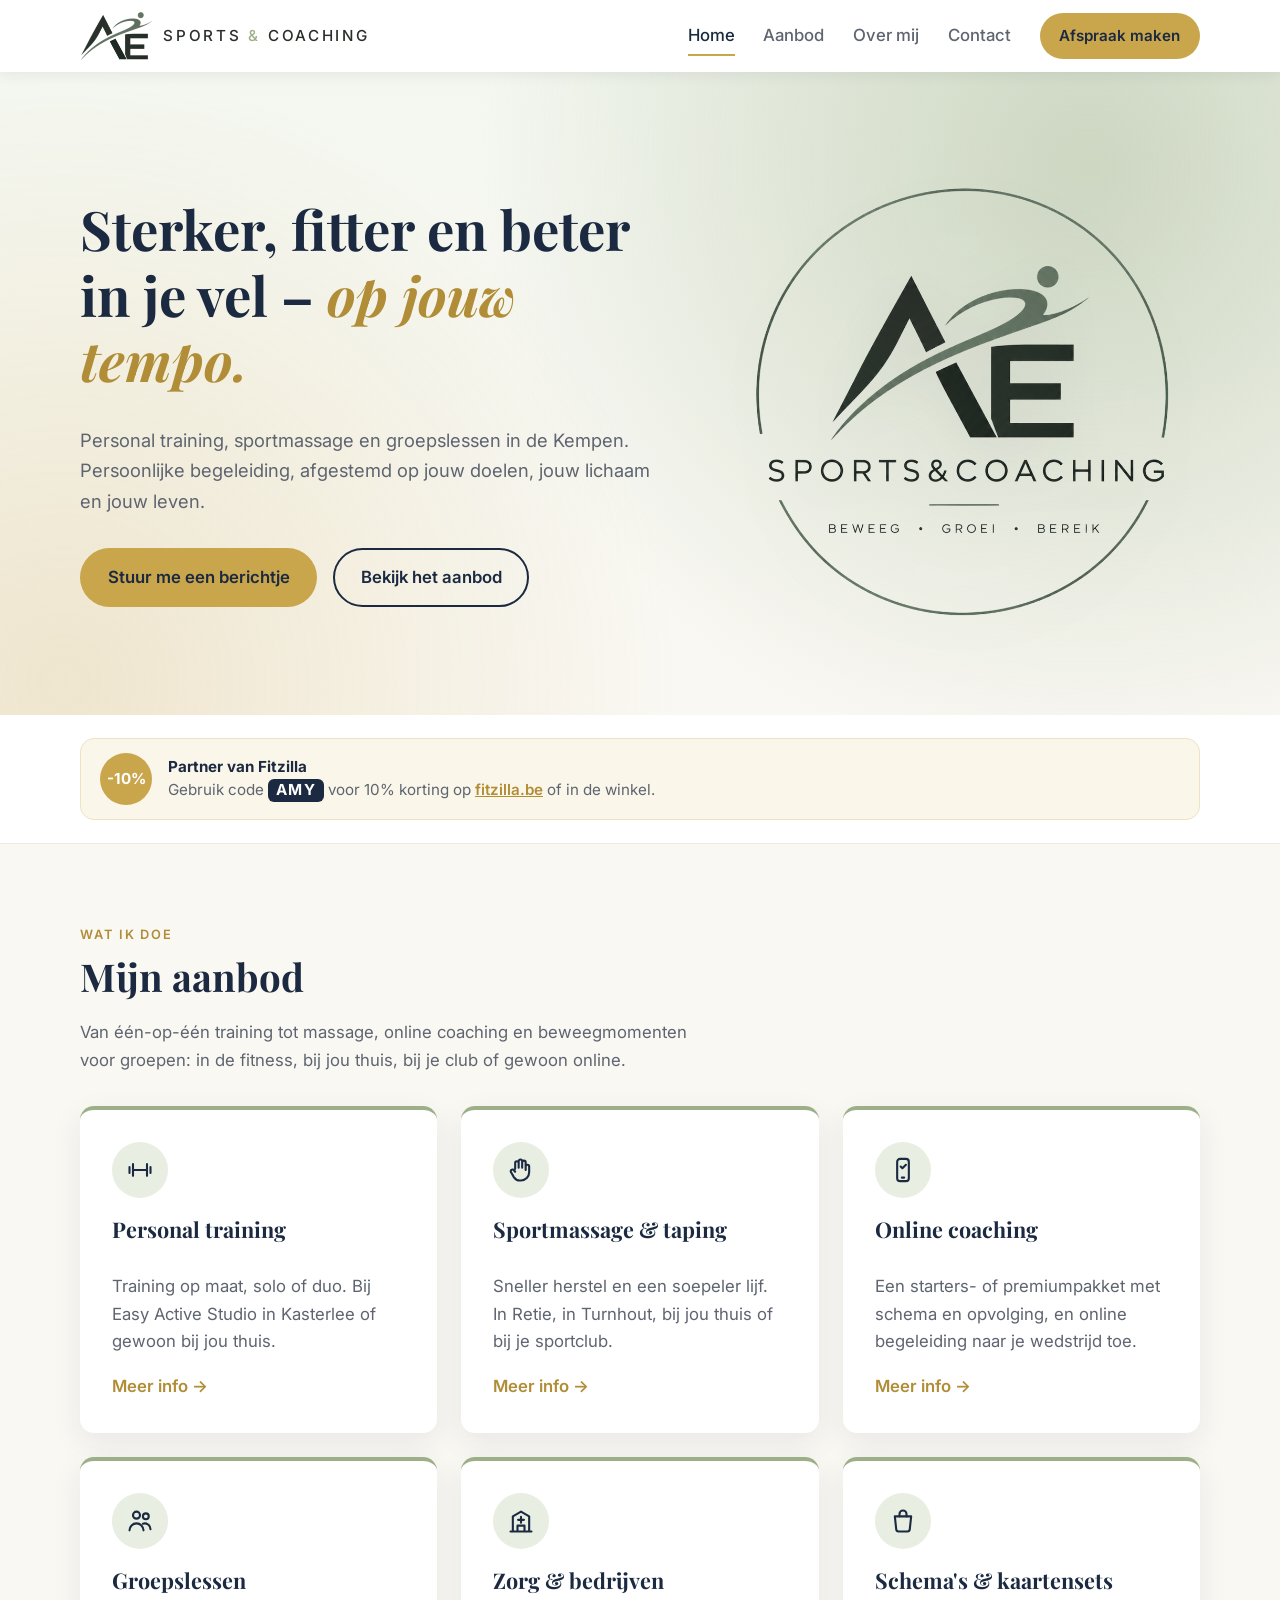
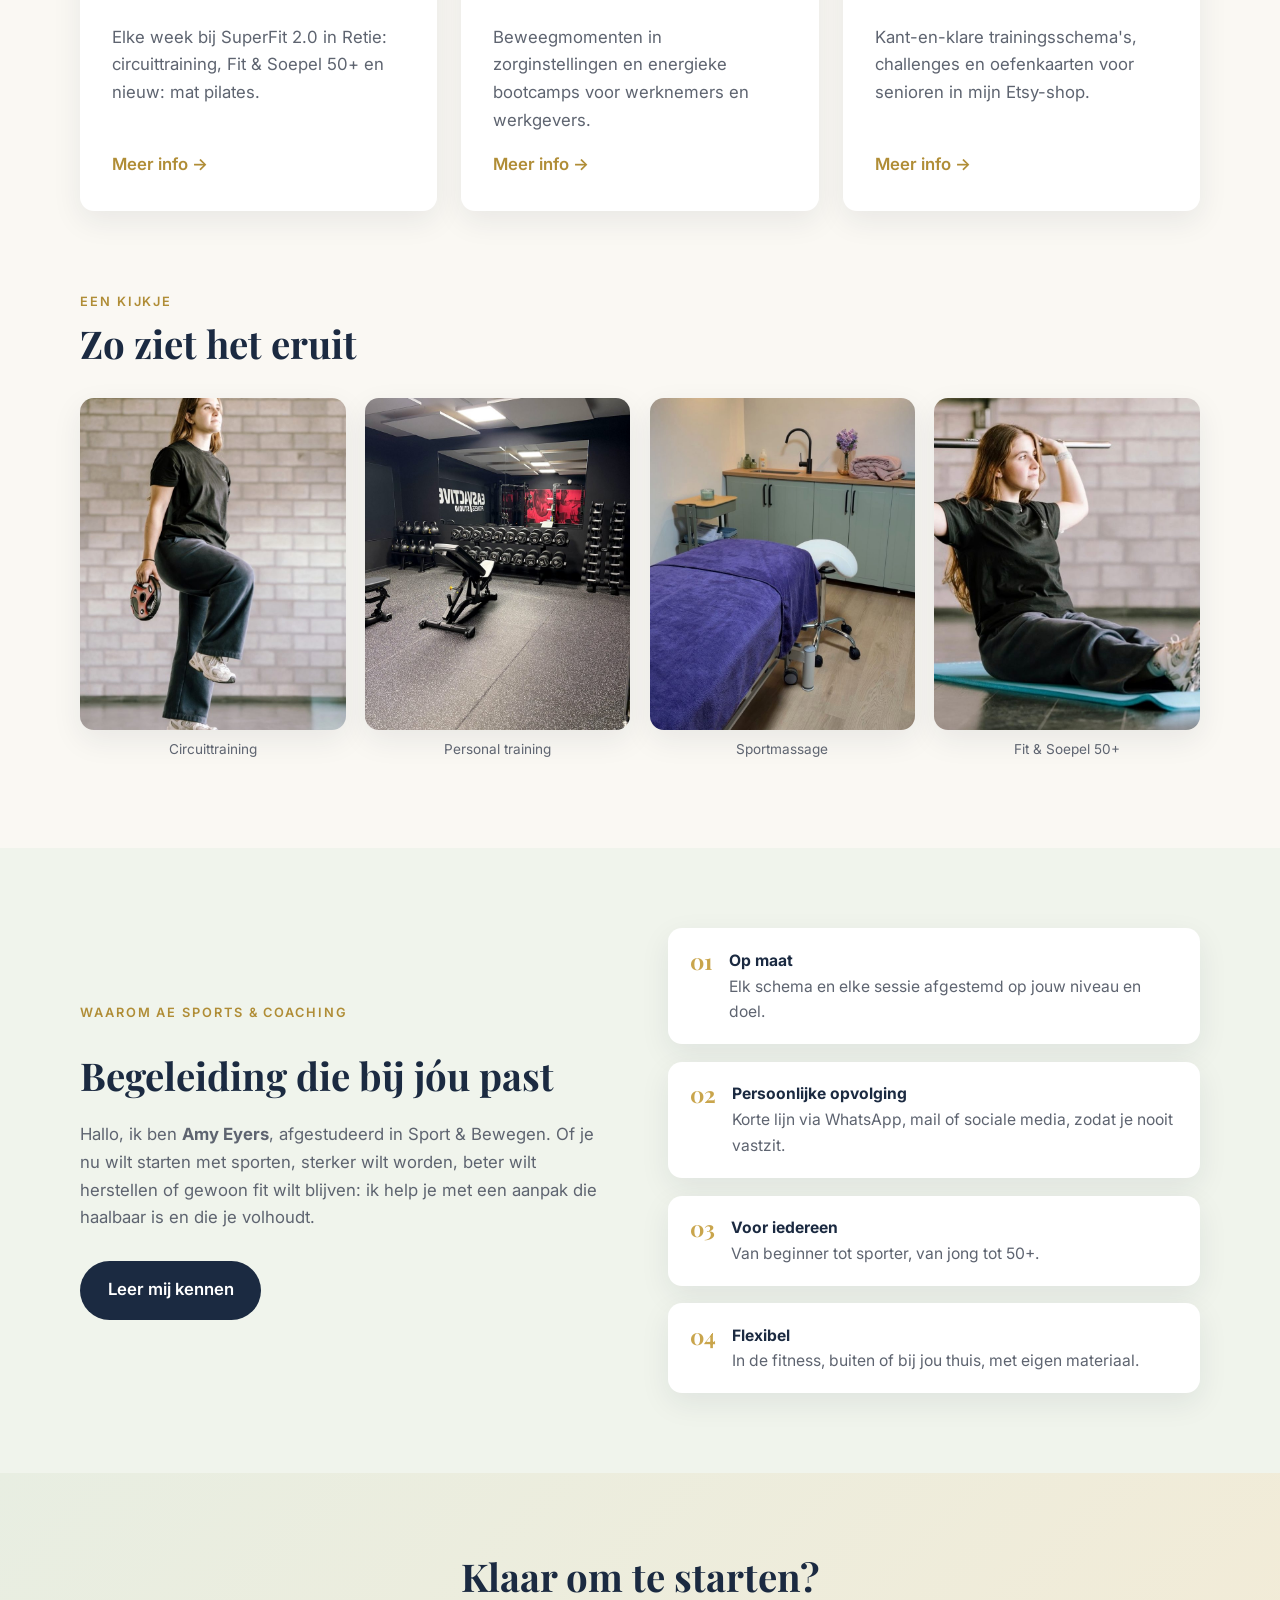
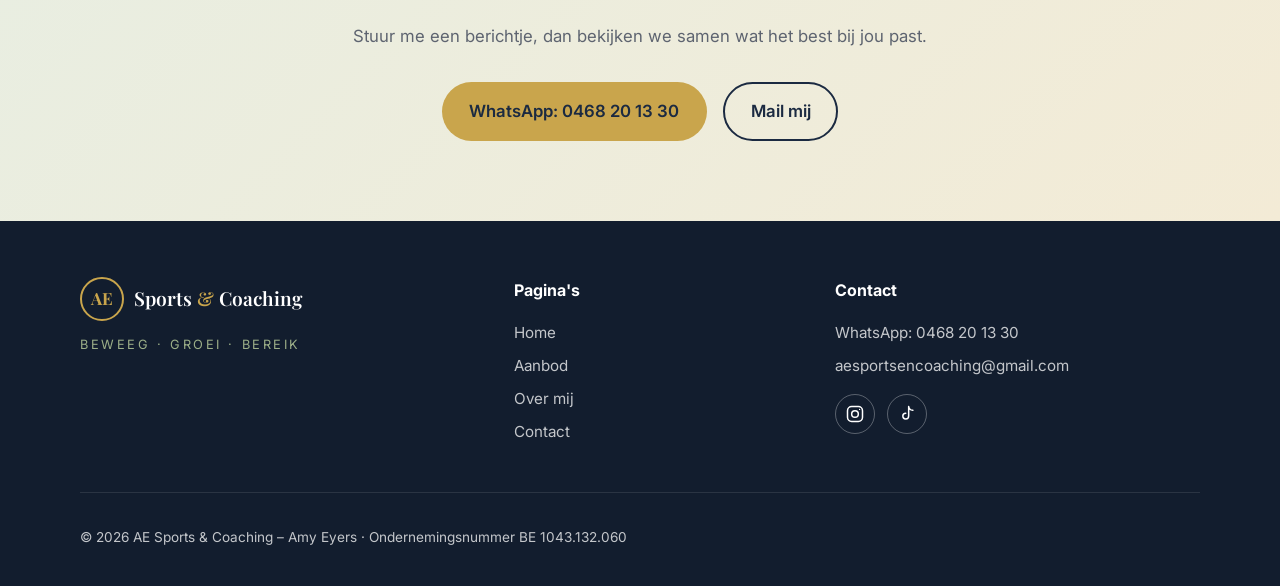
<file: index.html>
<!DOCTYPE html>
<html lang="nl-BE">
<head>
  <meta charset="UTF-8">
  <meta name="viewport" content="width=device-width, initial-scale=1.0">
  <meta name="google-site-verification" content="4x6tVWdBSbbPKjqxGzQ-_WcPLu-QQPe_Xq8M6gri5JQ" />
  <title>AE Sports &amp; Coaching | Personal training, sportmassage &amp; groepslessen</title>
  <meta name="description" content="AE Sports & Coaching – personal training, sportmassage en groepslessen in de Kempen (Kasterlee, Retie, Turnhout). Beweeg · Groei · Bereik.">

  <!-- Lettertypes (gratis via Google Fonts) -->
  <link rel="preconnect" href="https://fonts.googleapis.com">
  <link rel="preconnect" href="https://fonts.gstatic.com" crossorigin>
  <link href="https://fonts.googleapis.com/css2?family=Playfair+Display:wght@600;700&family=Inter:wght@400;500;600&display=swap" rel="stylesheet">

  <link rel="stylesheet" href="style.css">
</head>
<body>

  <!-- ===== NAVIGATIE ===== -->
  <header class="site-header">
    <div class="container nav">
      <a href="index.html" class="logo" aria-label="AE Sports & Coaching – home">
        <!-- Logo: het bestand 'logo-ae.png' moet in dezelfde map staan als deze pagina. -->
        <img src="logo-ae.png" alt="Logo AE Sports & Coaching" class="logo-img"
             onerror="this.style.display='none'; this.nextElementSibling.style.display='grid';">
        <span class="logo-mark" style="display:none">AE</span>
        <span class="logo-text">Sports <span class="amp">&amp;</span> Coaching</span>
      </a>

      <button class="nav-toggle" aria-label="Menu openen" aria-expanded="false">
        <span></span><span></span><span></span>
      </button>

      <nav class="nav-links" aria-label="Hoofdmenu">
        <a href="index.html" class="active">Home</a>
        <a href="aanbod.html">Aanbod</a>
        <a href="over-mij.html">Over mij</a>
        <a href="contact.html">Contact</a>
        <a href="https://wa.me/32468201330" data-wa class="btn btn-gold btn-small" target="_blank" rel="noopener">Afspraak maken</a>
      </nav>
    </div>
  </header>

  <main>

    <!-- ===== HERO ===== -->
    <section class="hero">
      <div class="container hero-grid">
       <div class="hero-inner">
        <h1>Sterker, fitter en beter in je vel – <em>op jouw tempo.</em></h1>
        <p class="hero-sub">
          Personal training, sportmassage en groepslessen in de Kempen.
          Persoonlijke begeleiding, afgestemd op jouw doelen, jouw lichaam en jouw leven.
        </p>
        <div class="hero-buttons">
          <button type="button" class="btn btn-gold" data-open-contact>Stuur me een berichtje</button>
          <a href="aanbod.html" class="btn btn-outline-navy">Bekijk het aanbod</a>
        </div>
       </div>
       <div class="hero-logo">
         <img src="logo-groot.png" alt="AE Sports & Coaching – Beweeg · Groei · Bereik">
       </div>
      </div>
    </section>

    <!-- ===== ACTIES ===== -->
    <section class="promo-strip">
      <div class="container promo-inner">
        <!-- Deze actie verdwijnt automatisch na de datum in data-tot -->
        <div class="promo" data-tot="2026-11-30">
          <span class="promo-badge">-10%</span>
          <p><strong>Sportmassage bij Superfit 2.0 Retie</strong><br>
          Boek vóór 30 november en krijg 10% korting.</p>
        </div>
        <div class="promo">
          <span class="promo-badge">-10%</span>
          <p><strong>Partner van Fitzilla</strong><br>
          Gebruik code <span class="code">AMY</span> voor 10% korting op <a href="https://www.fitzilla.be" target="_blank" rel="noopener">fitzilla.be</a> of in de winkel.</p>
        </div>
      </div>
    </section>

    <!-- ===== AANBOD IN HET KORT ===== -->
    <section class="section">
      <div class="container">
        <p class="eyebrow">Wat ik doe</p>
        <h2>Mijn aanbod</h2>
        <p class="section-intro">Van één-op-één training tot massage, online coaching en beweegmomenten voor groepen: in de fitness, bij jou thuis, bij je club of gewoon online.</p>

        <div class="cards">
          <article class="card">
            <div class="card-icon">
              <svg viewBox="0 0 24 24" aria-hidden="true"><path d="M6 7v10M18 7v10M3 9.5v5M21 9.5v5M6 12h12"/></svg>
            </div>
            <h3>Personal training</h3>
            <p>Training op maat, solo of duo. Bij Easy Active Studio in Kasterlee of gewoon bij jou thuis.</p>
            <a href="aanbod.html#personal-training" class="card-link">Meer info →</a>
          </article>

          <article class="card">
            <div class="card-icon">
              <svg viewBox="0 0 24 24" aria-hidden="true"><path d="M7 11V6a1.5 1.5 0 0 1 3 0v4M10 10V4.5a1.5 1.5 0 0 1 3 0V10M13 10V5.5a1.5 1.5 0 0 1 3 0V12M16 9a1.5 1.5 0 0 1 3 0v5a7 7 0 0 1-7 7h-1a6 6 0 0 1-5-2.7L3.5 14a1.5 1.5 0 0 1 2.4-1.8L7 13.5"/></svg>
            </div>
            <h3>Sportmassage &amp; taping</h3>
            <p>Sneller herstel en een soepeler lijf. In Retie, in Turnhout, bij jou thuis of bij je sportclub.</p>
            <a href="aanbod.html#sportmassage" class="card-link">Meer info →</a>
          </article>

          <article class="card">
            <div class="card-icon">
              <svg viewBox="0 0 24 24" aria-hidden="true"><rect x="7" y="2.5" width="10" height="19" rx="2.5"/><path d="M11 18.5h2M10 9l1.5 1.5L14.5 7.5"/></svg>
            </div>
            <h3>Online coaching</h3>
            <p>Een starters- of premiumpakket met schema en opvolging, en online begeleiding naar je wedstrijd toe.</p>
            <a href="aanbod.html#online-coaching" class="card-link">Meer info →</a>
          </article>

          <article class="card">
            <div class="card-icon">
              <svg viewBox="0 0 24 24" aria-hidden="true"><circle cx="9" cy="7" r="3"/><circle cx="17" cy="8" r="2.5"/><path d="M3 20c0-3.3 2.7-6 6-6s6 2.7 6 6M14.5 14.3A5 5 0 0 1 21 19"/></svg>
            </div>
            <h3>Groepslessen</h3>
            <p>Elke week bij SuperFit 2.0 in Retie: circuittraining, Fit &amp; Soepel 50+ en nieuw: mat pilates.</p>
            <a href="aanbod.html#groepslessen" class="card-link">Meer info →</a>
          </article>

          <article class="card">
            <div class="card-icon">
              <svg viewBox="0 0 24 24" aria-hidden="true"><path d="M3 21h18M5 21V8l7-4 7 4v13M9 21v-5h6v5M9.5 11h5M12 8.5v5"/></svg>
            </div>
            <h3>Zorg &amp; bedrijven</h3>
            <p>Beweegmomenten in zorginstellingen en energieke bootcamps voor werknemers en werkgevers.</p>
            <a href="aanbod.html#zorg-bedrijven" class="card-link">Meer info →</a>
          </article>

          <article class="card">
            <div class="card-icon">
              <svg viewBox="0 0 24 24" aria-hidden="true"><path d="M5 8h14l-1.2 11.2A2 2 0 0 1 15.8 21H8.2a2 2 0 0 1-2-1.8z"/><path d="M9 8V6a3 3 0 0 1 6 0v2"/></svg>
            </div>
            <h3>Schema's &amp; kaartensets</h3>
            <p>Kant-en-klare trainingsschema's, challenges en oefenkaarten voor senioren in mijn Etsy-shop.</p>
            <a href="aanbod.html#etsy" class="card-link">Meer info →</a>
          </article>
        </div>
      </div>
    </section>

    <!-- ===== SFEERBEELDEN ===== -->
    <section class="section gallery-section">
      <div class="container">
        <p class="eyebrow">Een kijkje</p>
        <h2>Zo ziet het eruit</h2>
        <div class="photo-row photo-row-4">
            <figure><img src="foto-circuittraining-amy.jpg" alt="Amy tijdens circuittraining" loading="lazy" width="800" height="1000"><figcaption>Circuittraining</figcaption></figure>
            <figure><img src="foto-easyactive-gewichten.jpg" alt="Vrije gewichten in Easy Active Fitness Studio" loading="lazy" width="800" height="1000"><figcaption>Personal training</figcaption></figure>
            <figure><img src="foto-massage-superfit.jpg" alt="Massageruimte bij SuperFit 2.0" loading="lazy" width="800" height="1000"><figcaption>Sportmassage</figcaption></figure>
            <figure><img src="foto-fit-en-soepel.jpg" alt="Amy tijdens een mobiliteitsoefening" loading="lazy" width="800" height="1000"><figcaption>Fit &amp; Soepel 50+</figcaption></figure>
        </div>
      </div>
    </section>

    <!-- ===== WAAROM AE ===== -->
    <section class="section section-sage">
      <div class="container split">
        <div>
          <p class="eyebrow">Waarom AE Sports &amp; Coaching</p>
          <h2>Begeleiding die bij jóu past</h2>
          <p>
            Hallo, ik ben <strong>Amy Eyers</strong>, afgestudeerd in Sport &amp; Bewegen.
            Of je nu wilt starten met sporten, sterker wilt worden, beter wilt herstellen
            of gewoon fit wilt blijven: ik help je met een aanpak die haalbaar is
            en die je volhoudt.
          </p>
          <a href="over-mij.html" class="btn btn-navy">Leer mij kennen</a>
        </div>

        <ul class="usp-list">
          <li>
            <span class="usp-num">01</span>
            <div><strong>Op maat</strong><br>Elk schema en elke sessie afgestemd op jouw niveau en doel.</div>
          </li>
          <li>
            <span class="usp-num">02</span>
            <div><strong>Persoonlijke opvolging</strong><br>Korte lijn via WhatsApp, mail of sociale media, zodat je nooit vastzit.</div>
          </li>
          <li>
            <span class="usp-num">03</span>
            <div><strong>Voor iedereen</strong><br>Van beginner tot sporter, van jong tot 50+.</div>
          </li>
          <li>
            <span class="usp-num">04</span>
            <div><strong>Flexibel</strong><br>In de fitness, buiten of bij jou thuis, met eigen materiaal.</div>
          </li>
        </ul>
      </div>
    </section>

    <!-- ===== CALL TO ACTION ===== -->
    <section class="section cta">
      <div class="container cta-inner">
        <h2>Klaar om te starten?</h2>
        <p>Stuur me een berichtje, dan bekijken we samen wat het best bij jou past.</p>
        <div class="hero-buttons">
          <a href="https://wa.me/32468201330" data-wa class="btn btn-gold" target="_blank" rel="noopener">WhatsApp: 0468 20 13 30</a>
          <a href="mailto:aesportsencoaching@gmail.com" data-mail class="btn btn-outline-navy">Mail mij</a>
        </div>
      </div>
    </section>

  </main>

  <!-- ===== KEUZEVENSTER: WHATSAPP OF MAIL ===== -->
  <div class="modal" id="contact-modal" hidden>
    <div class="modal-backdrop" data-close-contact></div>
    <div class="modal-box" role="dialog" aria-modal="true" aria-labelledby="modal-title">
      <button type="button" class="modal-close" aria-label="Sluiten" data-close-contact>&times;</button>
      <h3 id="modal-title">Hoe wil je me contacteren?</h3>
      <p>Kies wat jij het makkelijkst vindt. Er staat al een berichtje klaar dat je nog kan aanpassen.</p>

      <a class="modal-option" data-wa target="_blank" rel="noopener">
        <span class="modal-icon wa">
          <svg viewBox="0 0 24 24" aria-hidden="true"><path d="M4 20l1.3-3.9A8 8 0 1 1 8 19z"/><path d="M9 9.5c.3 1.8 1.7 3.7 4 4.6l1.2-1.1 1.8.9-.4 1.6c-3.4.2-7.3-3.4-7.3-7.1l1.6-.4.9 1.8z" class="fill"/></svg>
        </span>
        <span><strong>WhatsApp</strong><br><small>Snel een berichtje sturen</small></span>
      </a>

      <a class="modal-option" data-mail>
        <span class="modal-icon mail">
          <svg viewBox="0 0 24 24" aria-hidden="true"><rect x="3" y="5" width="18" height="14" rx="2"/><path d="M3 7l9 6 9-6"/></svg>
        </span>
        <span><strong>E-mail</strong><br><small>aesportsencoaching@gmail.com</small></span>
      </a>
    </div>
  </div>

  <!-- ===== FOOTER ===== -->
  <footer class="site-footer">
    <div class="container footer-grid">
      <div>
        <a href="index.html" class="logo logo-footer">
          <span class="logo-mark">AE</span>
          <span class="logo-text">Sports <span class="amp">&amp;</span> Coaching</span>
        </a>
        <p class="footer-tagline">Beweeg · Groei · Bereik</p>
      </div>

      <div>
        <h4>Pagina's</h4>
        <ul>
          <li><a href="index.html">Home</a></li>
          <li><a href="aanbod.html">Aanbod</a></li>
          <li><a href="over-mij.html">Over mij</a></li>
          <li><a href="contact.html">Contact</a></li>
        </ul>
      </div>

      <div>
        <h4>Contact</h4>
        <ul>
          <li><a href="https://wa.me/32468201330" data-wa target="_blank" rel="noopener">WhatsApp: 0468 20 13 30</a></li>
          <li><a href="mailto:aesportsencoaching@gmail.com" data-mail>aesportsencoaching@gmail.com</a></li>
        </ul>
        <div class="socials">
          <a href="https://www.instagram.com/aesportsencoaching" target="_blank" rel="noopener" aria-label="Instagram">
            <svg viewBox="0 0 24 24" aria-hidden="true"><rect x="3" y="3" width="18" height="18" rx="5"/><circle cx="12" cy="12" r="4"/><circle cx="17.5" cy="6.5" r="0.8" class="fill"/></svg>
          </a>
          <a href="https://www.tiktok.com/@aesportsencoaching" target="_blank" rel="noopener" aria-label="TikTok">
            <svg viewBox="0 0 24 24" aria-hidden="true"><path d="M14 3v11.5a3.5 3.5 0 1 1-3.5-3.5M14 3c.4 2.6 2.2 4.4 5 4.6"/></svg>
          </a>
        </div>
      </div>
    </div>
    <div class="container footer-bottom">
      <p>© <span id="year"></span> AE Sports &amp; Coaching – Amy Eyers · Ondernemingsnummer BE 1043.132.060</p>
      <!-- Vul hier later je adres in, bijvoorbeeld: <p>Straat 1, 2460 Kasterlee</p> -->
    </div>
  </footer>

  <script src="script.js"></script>
  <!-- Cloudflare Web Analytics --><script type='module' src='https://static.cloudflareinsights.com/beacon.min.js' data-cf-beacon='{"token": "a98133c19c574acfad37a45c8e2be44e"}'></script><!-- End Cloudflare Web Analytics -->
</body>
</html>
</file>
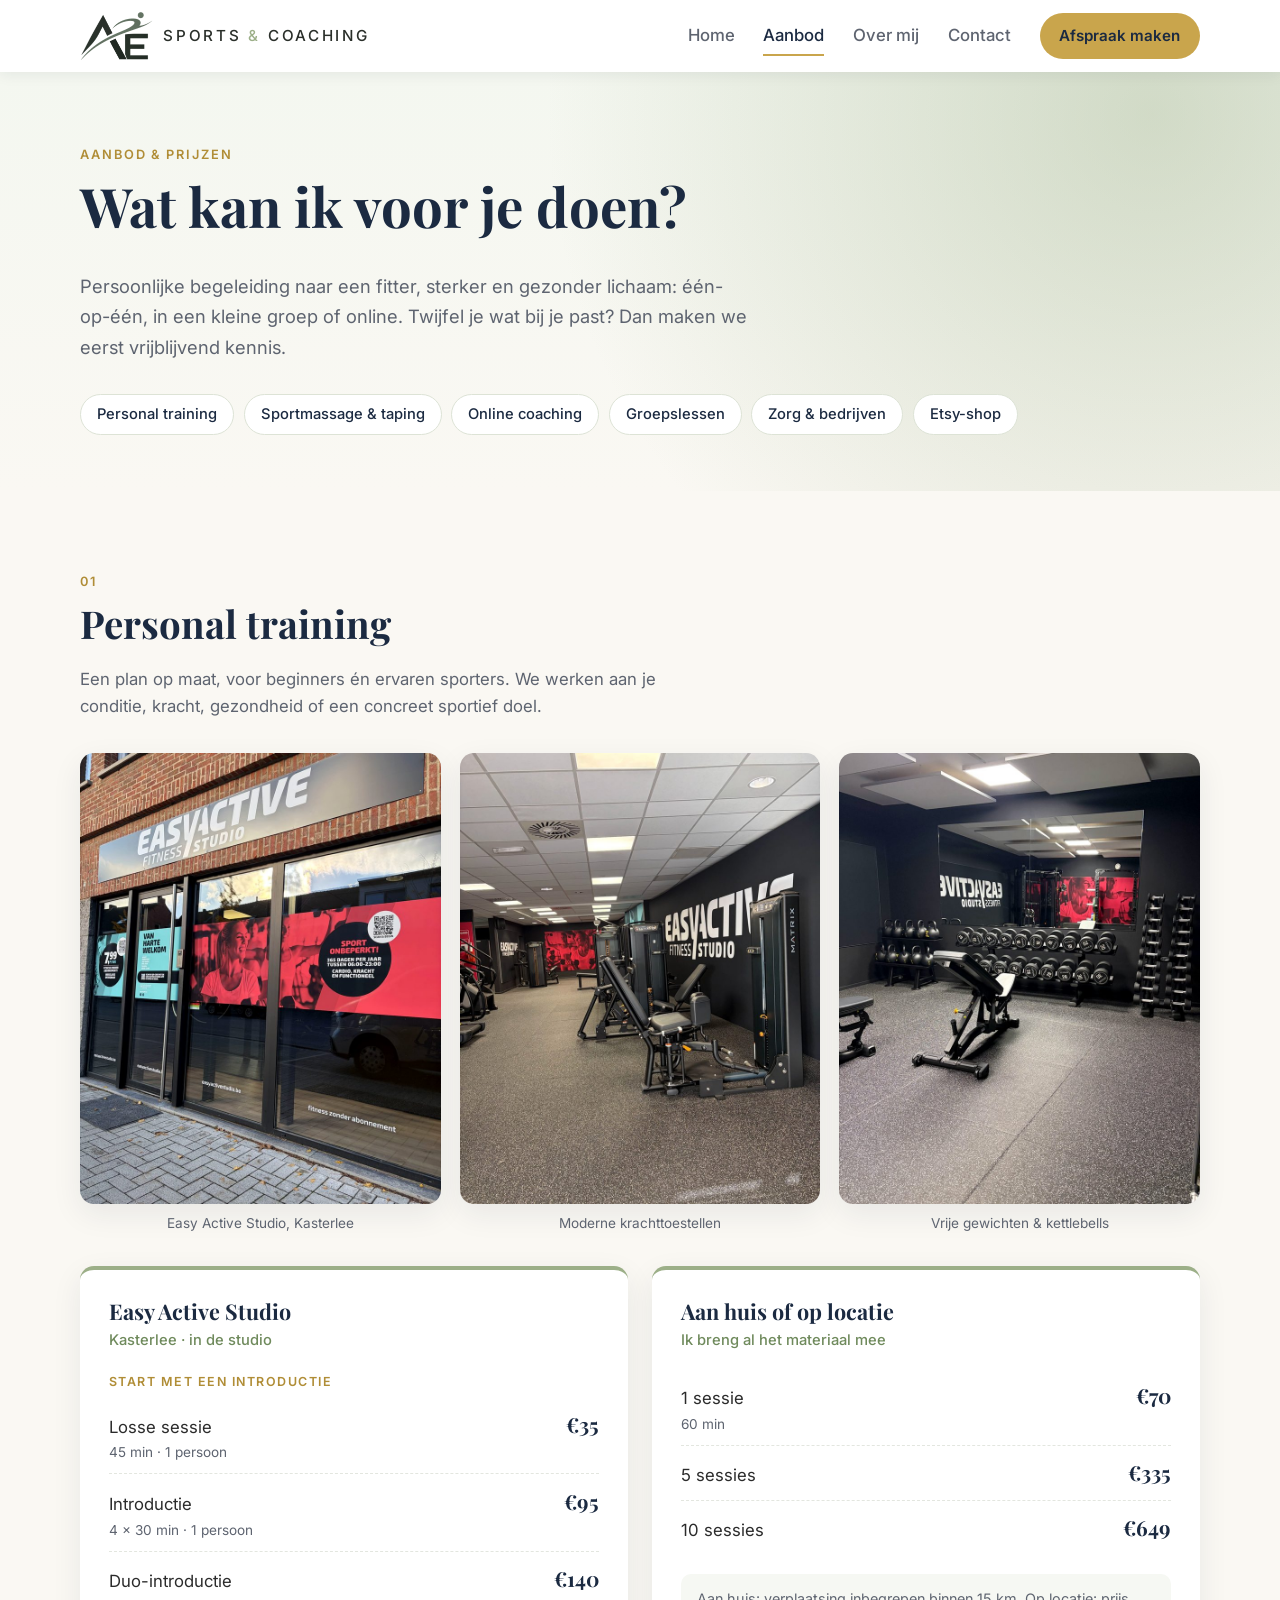
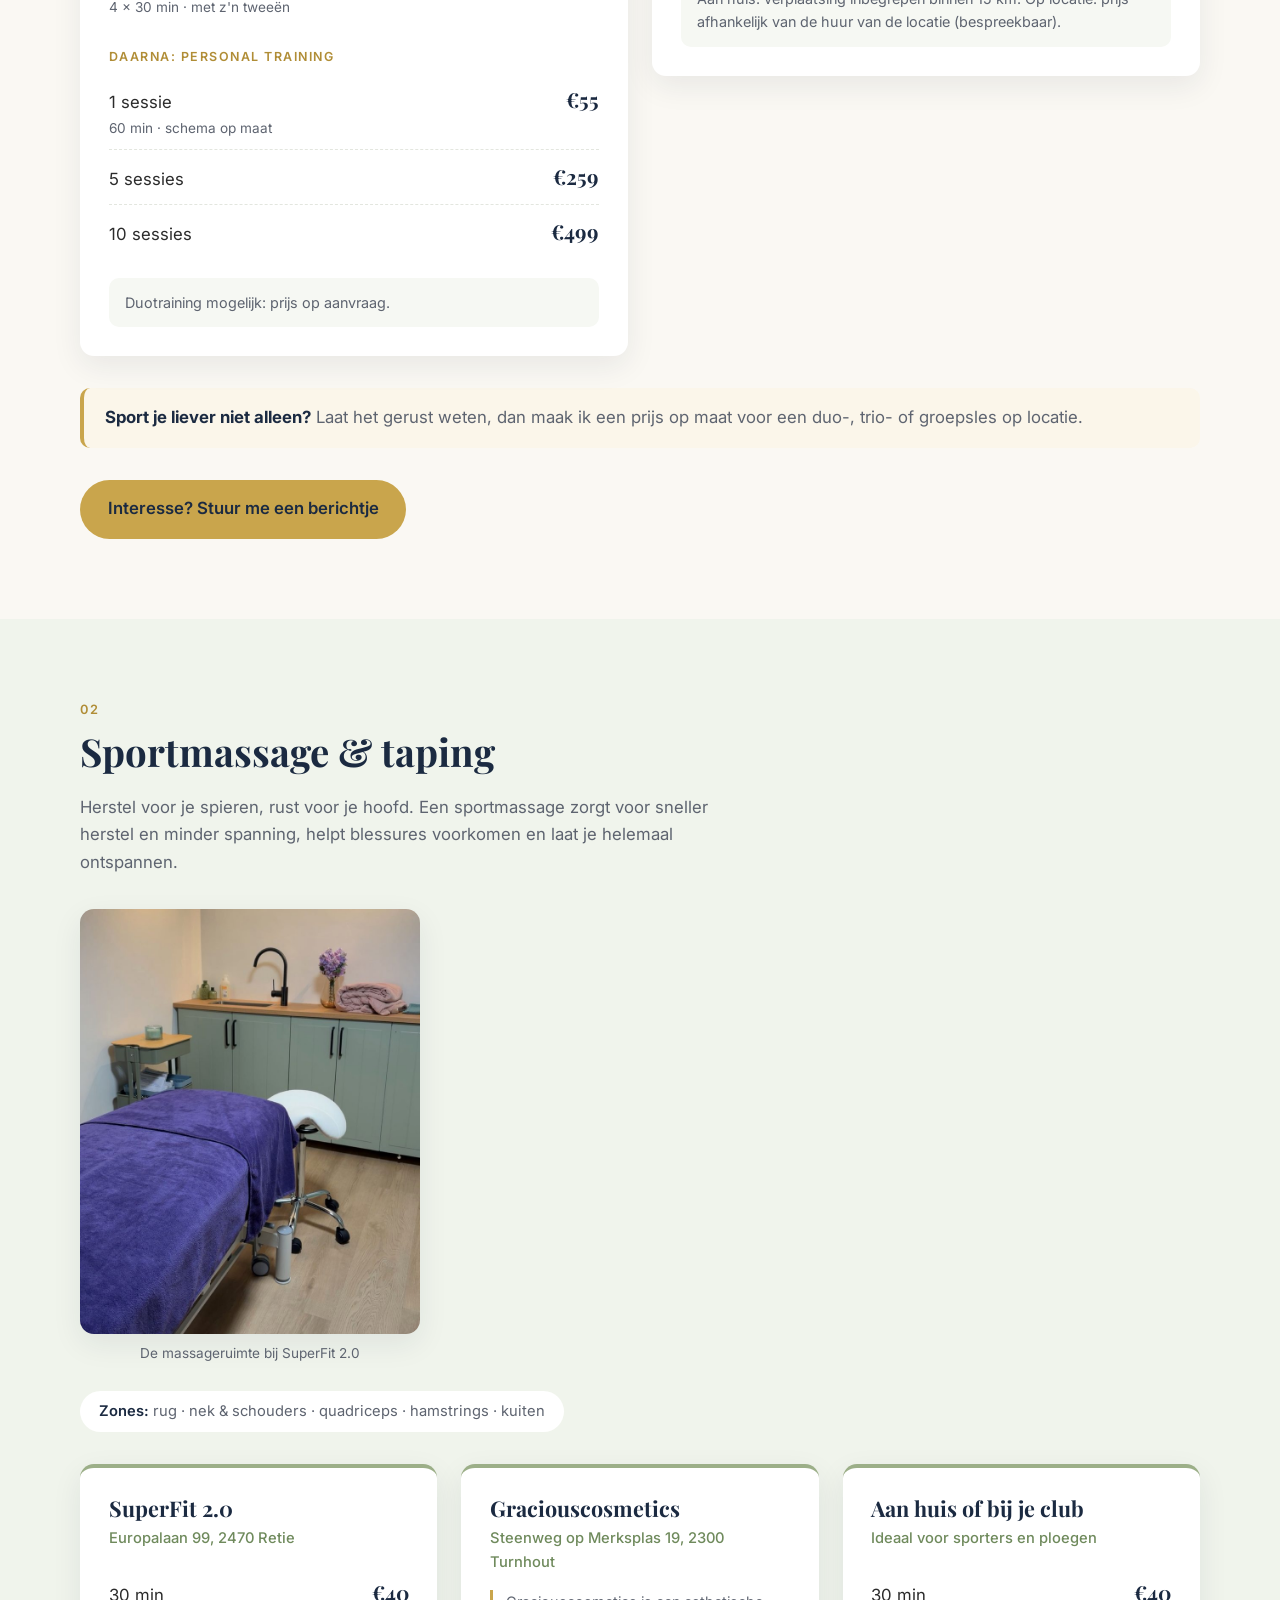
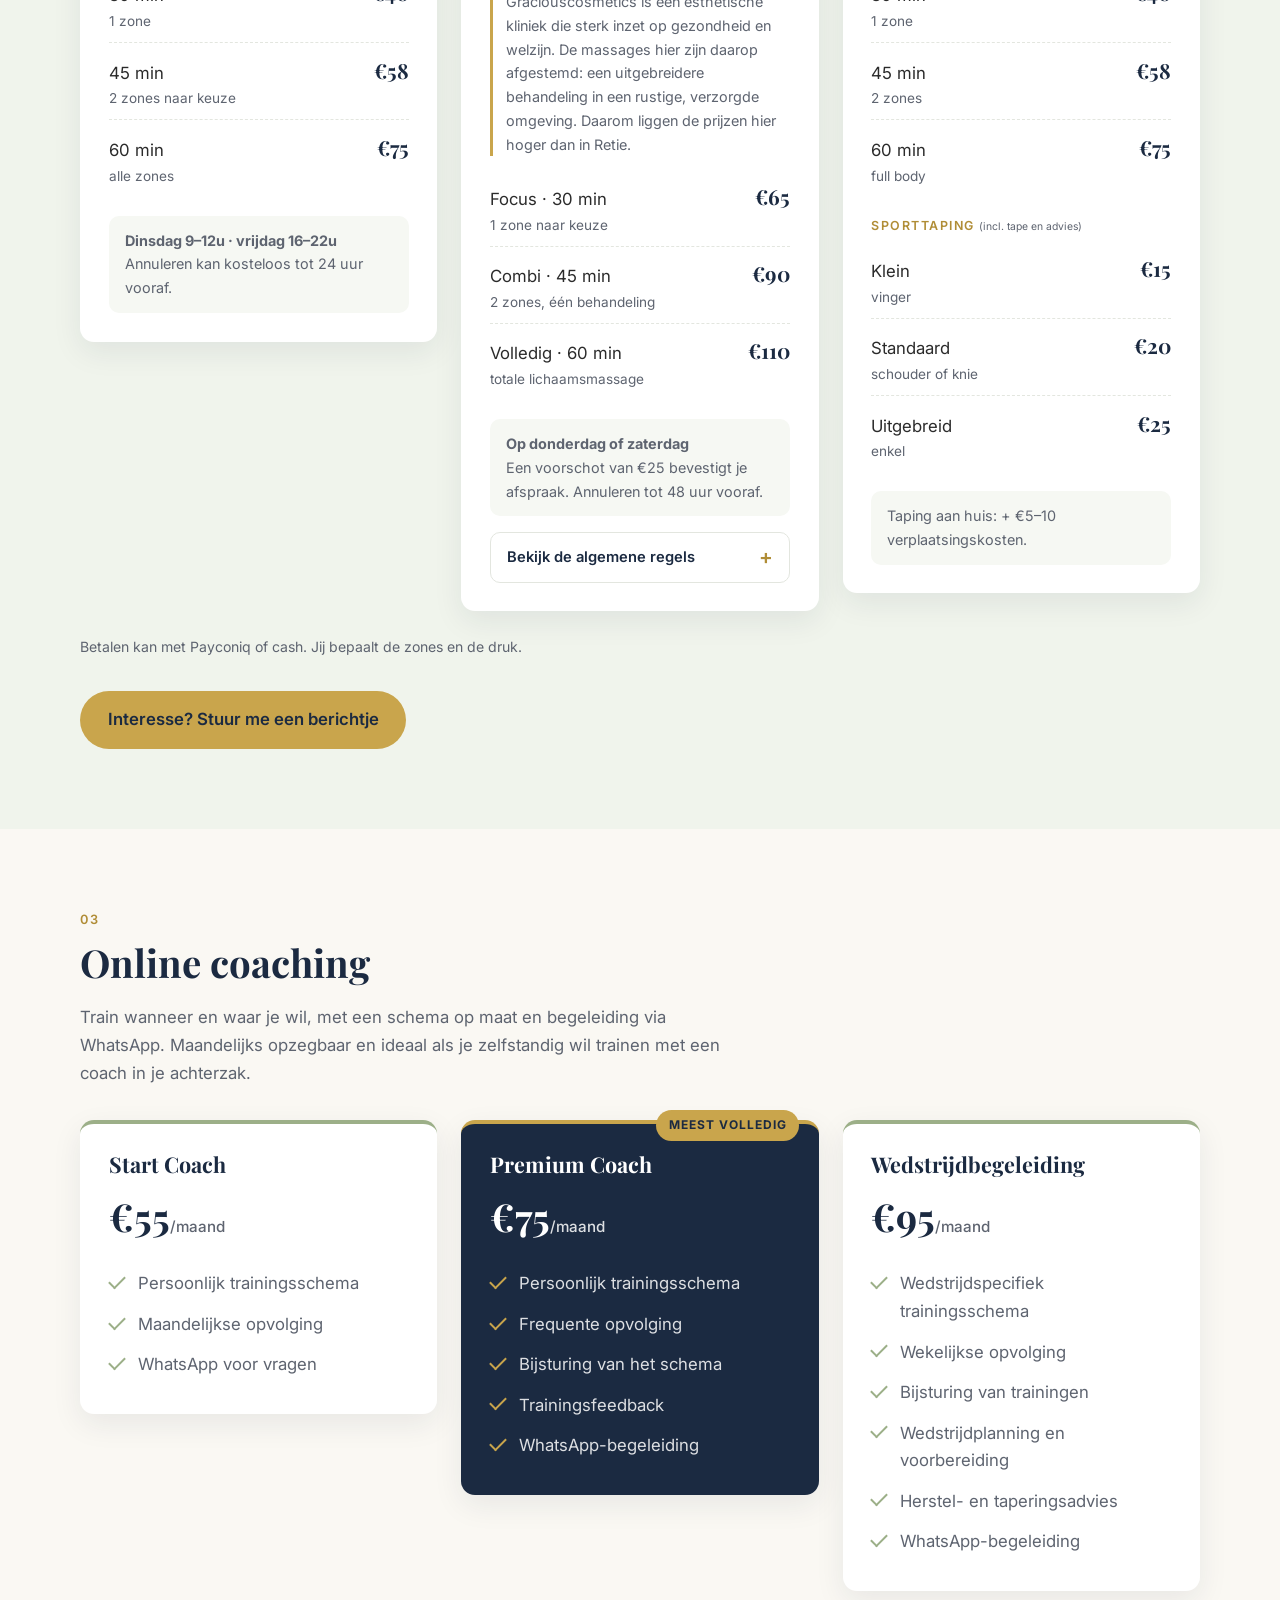
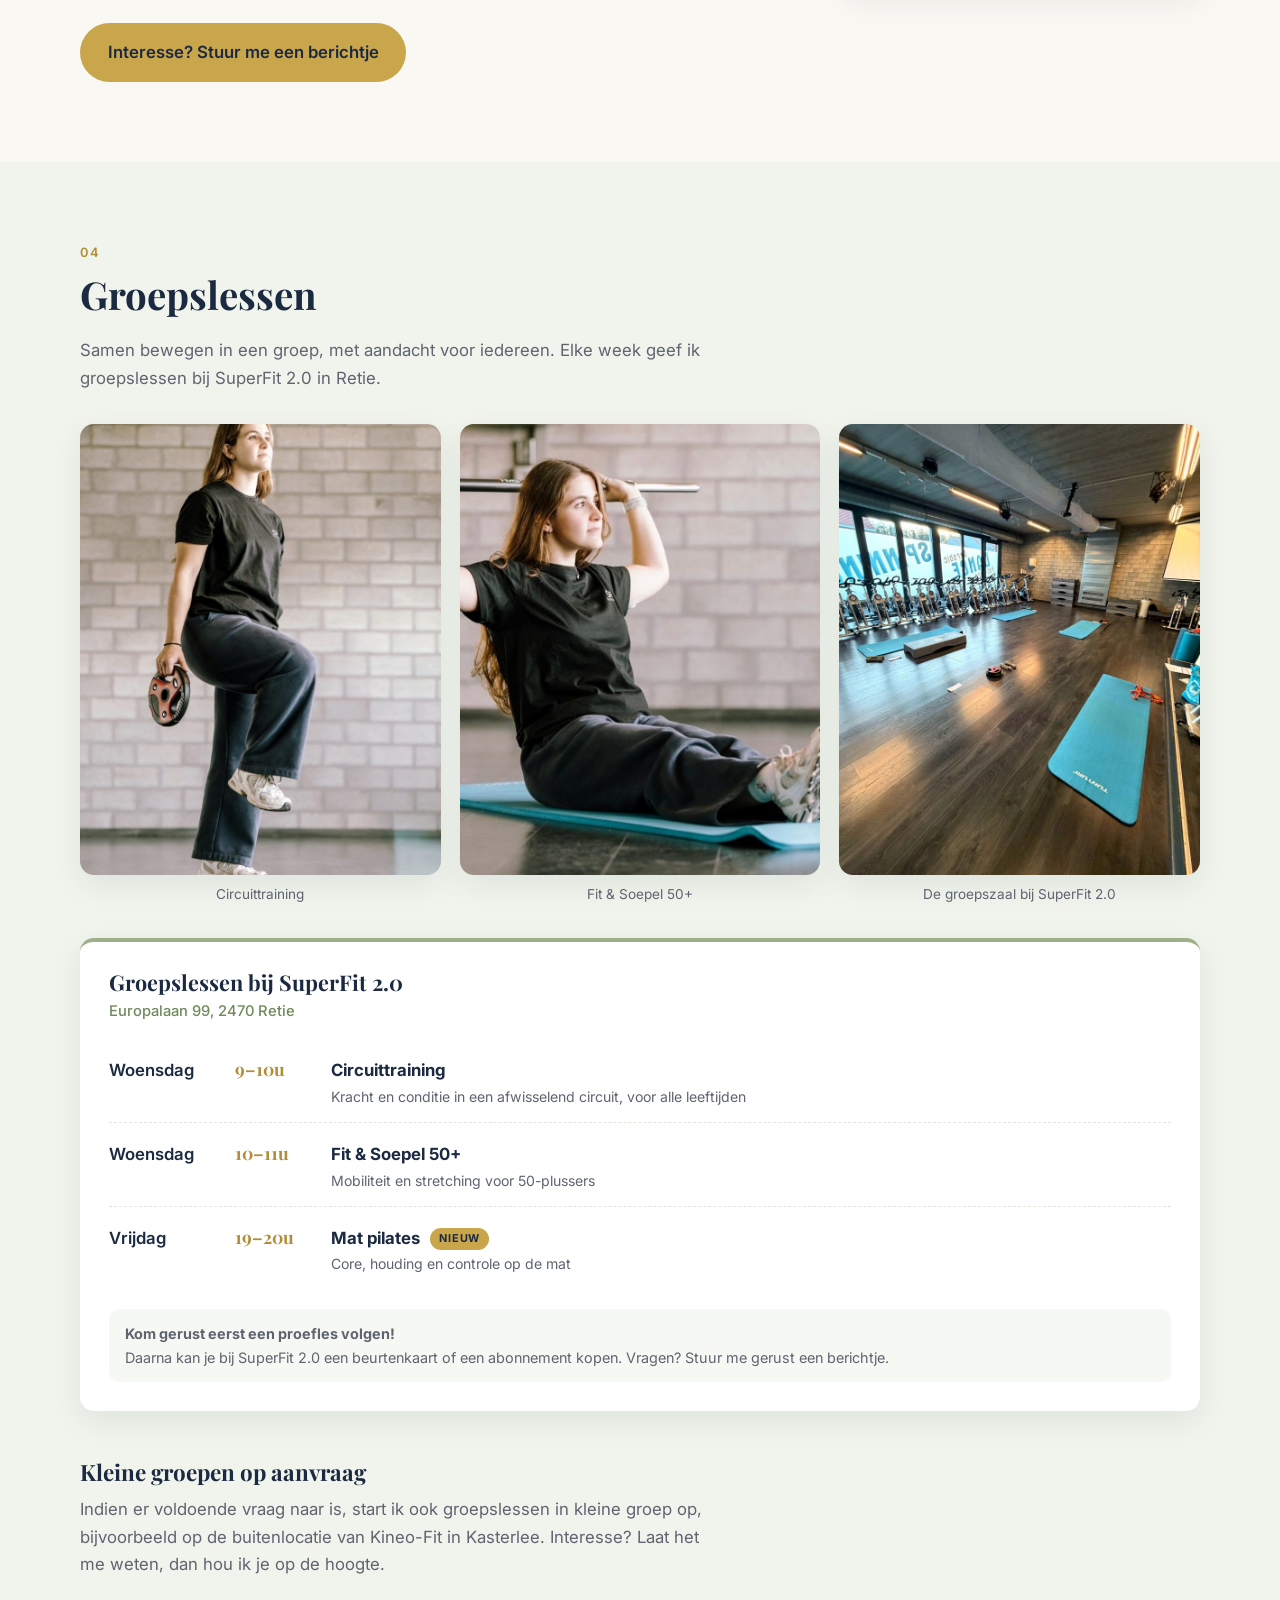
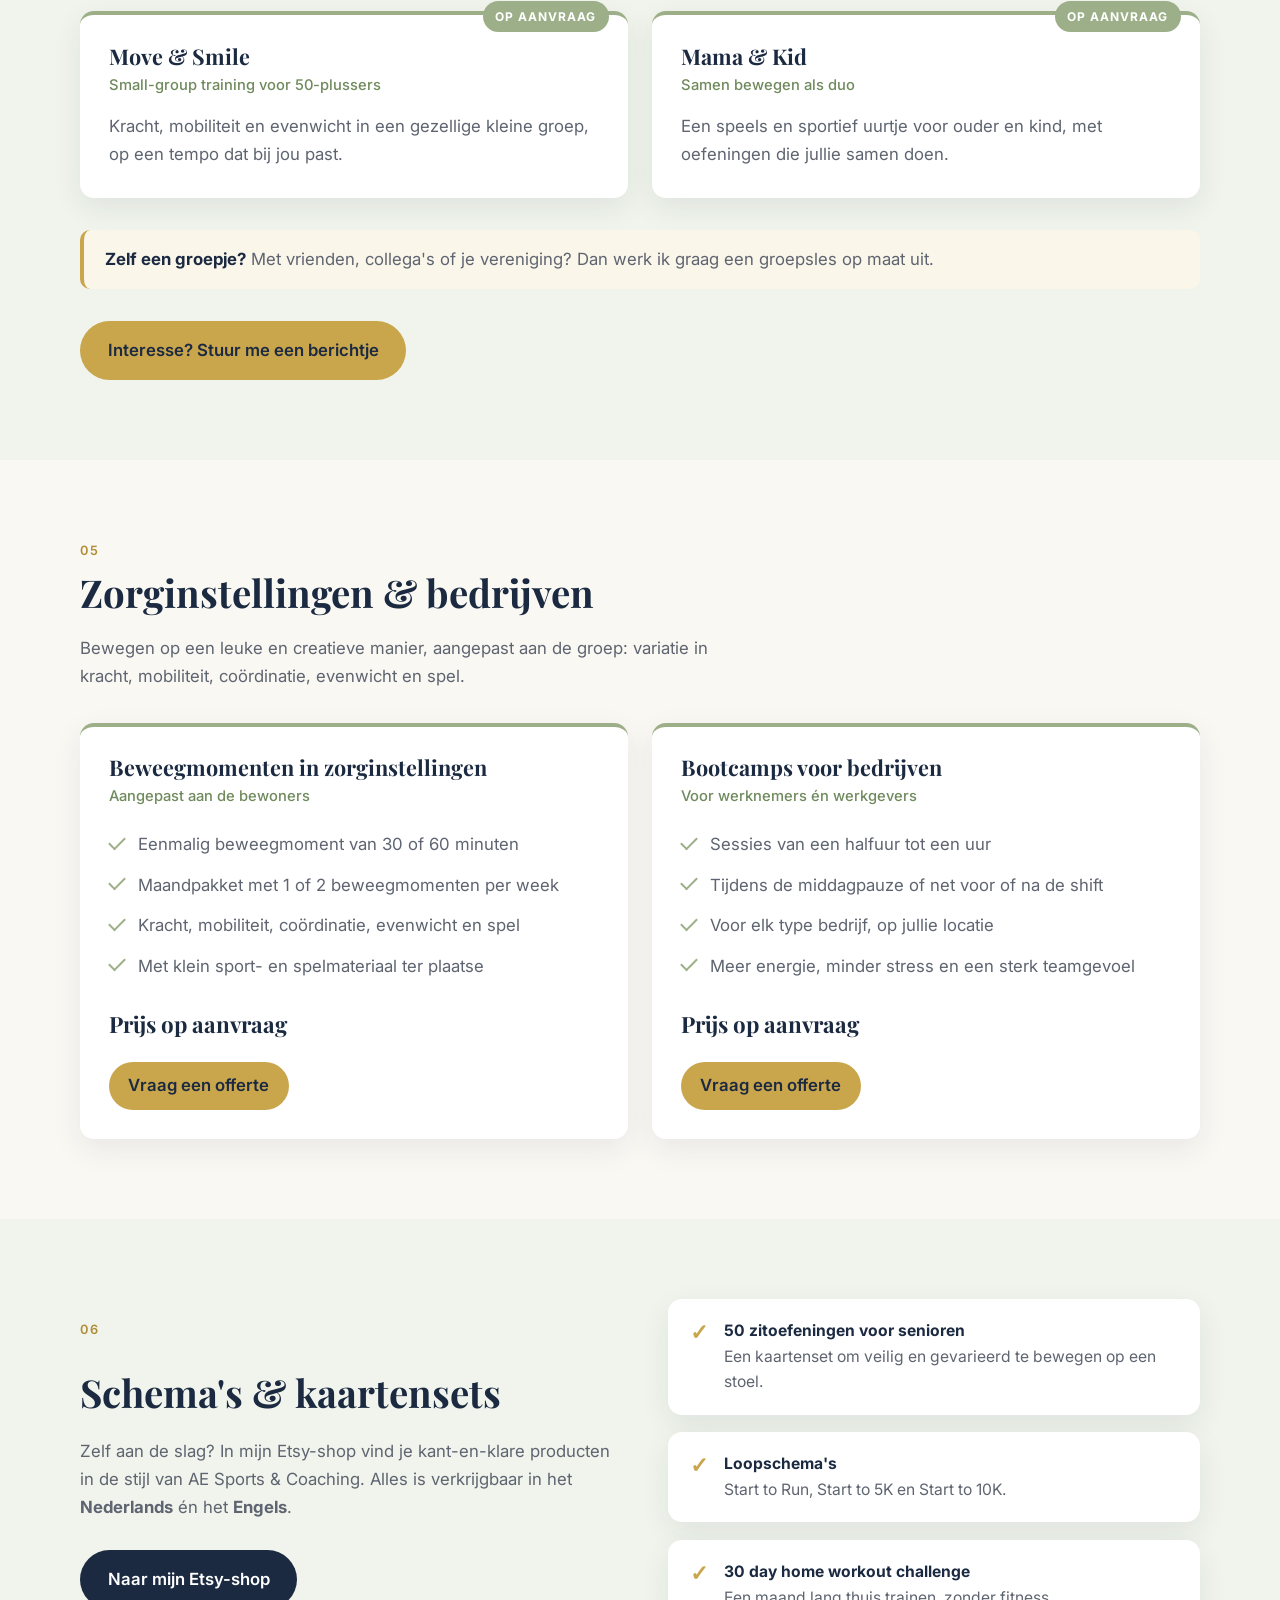
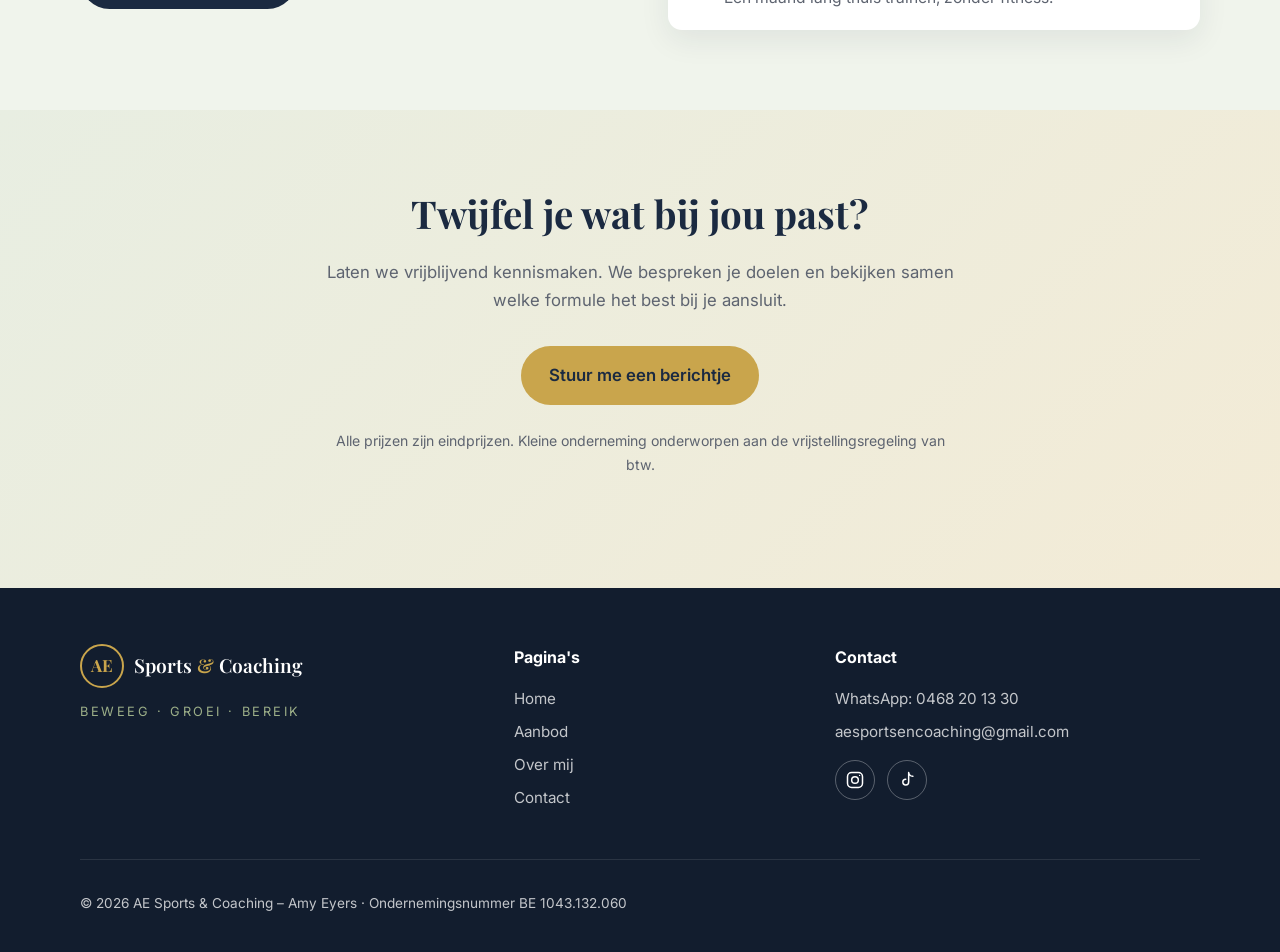
<file: aanbod.html>
<!DOCTYPE html>
<html lang="nl-BE">
<head>
  <meta charset="UTF-8">
  <meta name="viewport" content="width=device-width, initial-scale=1.0">
  <title>Aanbod &amp; prijzen | AE Sports &amp; Coaching</title>
  <meta name="description" content="Aanbod en prijzen van AE Sports & Coaching: personal training, sportmassage en taping, online coaching, groepslessen en beweegmomenten voor zorginstellingen en bedrijven.">

  <!-- Lettertypes (gratis via Google Fonts) -->
  <link rel="preconnect" href="https://fonts.googleapis.com">
  <link rel="preconnect" href="https://fonts.gstatic.com" crossorigin>
  <link href="https://fonts.googleapis.com/css2?family=Playfair+Display:wght@600;700&family=Inter:wght@400;500;600&display=swap" rel="stylesheet">

  <link rel="stylesheet" href="style.css">
</head>
<body>

  <!-- ===== NAVIGATIE ===== -->
  <header class="site-header">
    <div class="container nav">
      <a href="index.html" class="logo" aria-label="AE Sports & Coaching – home">
        <!-- Logo: het bestand 'logo-ae.png' moet in dezelfde map staan als deze pagina. -->
        <img src="logo-ae.png" alt="Logo AE Sports & Coaching" class="logo-img"
             onerror="this.style.display='none'; this.nextElementSibling.style.display='grid';">
        <span class="logo-mark" style="display:none">AE</span>
        <span class="logo-text">Sports <span class="amp">&amp;</span> Coaching</span>
      </a>

      <button class="nav-toggle" aria-label="Menu openen" aria-expanded="false">
        <span></span><span></span><span></span>
      </button>

      <nav class="nav-links" aria-label="Hoofdmenu">
        <a href="index.html">Home</a>
        <a href="aanbod.html" class="active">Aanbod</a>
        <a href="over-mij.html">Over mij</a>
        <a href="contact.html">Contact</a>
        <a href="https://wa.me/32468201330" data-wa class="btn btn-gold btn-small" target="_blank" rel="noopener">Afspraak maken</a>
      </nav>
    </div>
  </header>

  <main>

    <!-- ===== PAGINATITEL ===== -->
    <section class="page-hero">
      <div class="container">
        <p class="eyebrow">Aanbod &amp; prijzen</p>
        <h1>Wat kan ik voor je doen?</h1>
        <p class="hero-sub">Persoonlijke begeleiding naar een fitter, sterker en gezonder lichaam: één-op-één, in een kleine groep of online. Twijfel je wat bij je past? Dan maken we eerst vrijblijvend kennis.</p>
        <nav class="chips" aria-label="Spring naar">
          <a href="#personal-training">Personal training</a>
          <a href="#sportmassage">Sportmassage &amp; taping</a>
          <a href="#online-coaching">Online coaching</a>
          <a href="#groepslessen">Groepslessen</a>
          <a href="#zorg-bedrijven">Zorg &amp; bedrijven</a>
          <a href="#etsy">Etsy-shop</a>
        </nav>
      </div>
    </section>

    <!-- ===== PERSONAL TRAINING ===== -->
    <section class="section offer" id="personal-training">
      <div class="container">
        <p class="eyebrow">01</p>
        <h2>Personal training</h2>
        <p class="section-intro">Een plan op maat, voor beginners én ervaren sporters. We werken aan je conditie, kracht, gezondheid of een concreet sportief doel.</p>
        <div class="photo-row">
            <figure><img src="foto-easyactive-gevel.jpg" alt="Gevel van Easy Active Fitness Studio in Kasterlee" loading="lazy" width="800" height="1000"><figcaption>Easy Active Studio, Kasterlee</figcaption></figure>
            <figure><img src="foto-easyactive-fitness.jpg" alt="Toestellen in Easy Active Fitness Studio" loading="lazy" width="800" height="1000"><figcaption>Moderne krachttoestellen</figcaption></figure>
            <figure><img src="foto-easyactive-gewichten.jpg" alt="Vrije gewichten en kettlebells in Easy Active Fitness Studio" loading="lazy" width="800" height="1000"><figcaption>Vrije gewichten &amp; kettlebells</figcaption></figure>
        </div>

        <div class="price-grid price-grid-2">
          <article class="price-card">
            <h3>Easy Active Studio</h3>
            <p class="price-meta">Kasterlee · in de studio</p>
            <p class="price-step">Start met een introductie</p>
            <ul class="price-list">
              <li><span>Losse sessie <small>45 min · 1 persoon</small></span><strong>€35</strong></li>
              <li><span>Introductie <small>4 × 30 min · 1 persoon</small></span><strong>€95</strong></li>
              <li><span>Duo-introductie <small>4 × 30 min · met z'n tweeën</small></span><strong>€140</strong></li>
            </ul>
            <p class="price-step">Daarna: personal training</p>
            <ul class="price-list">
              <li><span>1 sessie <small>60 min · schema op maat</small></span><strong>€55</strong></li>
              <li><span>5 sessies</span><strong>€259</strong></li>
              <li><span>10 sessies</span><strong>€499</strong></li>
            </ul>
            <p class="note">Duotraining mogelijk: prijs op aanvraag.</p>
          </article>

          <article class="price-card">
            <h3>Aan huis of op locatie</h3>
            <p class="price-meta">Ik breng al het materiaal mee</p>
            <ul class="price-list">
              <li><span>1 sessie <small>60 min</small></span><strong>€70</strong></li>
              <li><span>5 sessies</span><strong>€335</strong></li>
              <li><span>10 sessies</span><strong>€649</strong></li>
            </ul>
            <p class="note">Aan huis: verplaatsing inbegrepen binnen 15 km. Op locatie: prijs afhankelijk van de huur van de locatie (bespreekbaar).</p>
          </article>
        </div>

        <div class="tip">
          <strong>Sport je liever niet alleen?</strong> Laat het gerust weten, dan maak ik een prijs op maat voor een duo-, trio- of groepsles op locatie.
        </div>
        <div class="offer-cta">
          <button type="button" class="btn btn-gold" data-open-contact data-onderwerp="personal training">Interesse? Stuur me een berichtje</button>
        </div>
      </div>
    </section>

    <!-- ===== SPORTMASSAGE & TAPING ===== -->
    <section class="section offer section-sage" id="sportmassage">
      <div class="container">
        <p class="eyebrow">02</p>
        <h2>Sportmassage &amp; taping</h2>
        <p class="section-intro">Herstel voor je spieren, rust voor je hoofd. Een sportmassage zorgt voor sneller herstel en minder spanning, helpt blessures voorkomen en laat je helemaal ontspannen.</p>
        <div class="photo-row photo-row-single">
            <figure><img src="foto-massage-superfit.jpg" alt="Massageruimte bij SuperFit 2.0 in Retie" loading="lazy" width="800" height="1000"><figcaption>De massageruimte bij SuperFit 2.0</figcaption></figure>
        </div>

        <div class="zones">
          <span>Zones:</span> rug · nek &amp; schouders · quadriceps · hamstrings · kuiten
        </div>

        <div class="price-grid">
          <article class="price-card">
            <span class="badge-promo" data-tot="2026-11-30">-10% t.e.m. 30/11</span>
            <h3>SuperFit 2.0</h3>
            <p class="price-meta">Europalaan 99, 2470 Retie</p>
            <ul class="price-list">
              <li><span>30 min <small>1 zone</small></span><strong>€40</strong></li>
              <li><span>45 min <small>2 zones naar keuze</small></span><strong>€58</strong></li>
              <li><span>60 min <small>alle zones</small></span><strong>€75</strong></li>
            </ul>
            <p class="note"><strong>Dinsdag 9–12u · vrijdag 16–22u</strong><br>Annuleren kan kosteloos tot 24 uur vooraf.</p>
          </article>

          <article class="price-card">
            <h3>Graciouscosmetics</h3>
            <p class="price-meta">Steenweg op Merksplas 19, 2300 Turnhout</p>
            <p class="card-info">Graciouscosmetics is een esthetische kliniek die sterk inzet op gezondheid en welzijn. De massages hier zijn daarop afgestemd: een uitgebreidere behandeling in een rustige, verzorgde omgeving. Daarom liggen de prijzen hier hoger dan in Retie.</p>
            <ul class="price-list">
              <li><span>Focus · 30 min <small>1 zone naar keuze</small></span><strong>€65</strong></li>
              <li><span>Combi · 45 min <small>2 zones, één behandeling</small></span><strong>€90</strong></li>
              <li><span>Volledig · 60 min <small>totale lichaamsmassage</small></span><strong>€110</strong></li>
            </ul>
            <p class="note"><strong>Op donderdag of zaterdag</strong><br>Een voorschot van €25 bevestigt je afspraak. Annuleren tot 48 uur vooraf.</p>
            <details class="rules">
              <summary>Bekijk de algemene regels</summary>
              <p class="rules-intro">Zo blijft elke massage rustig, veilig en voor iedereen aangenaam. Door te boeken ga je akkoord met deze afspraken.</p>
              <ol>
                <li><strong>Reserveren &amp; voorschot</strong> Je afspraak is bevestigd zodra je een voorschot van €25 per behandeling betaalt. Dit bedrag wordt van de prijs van je massage afgetrokken.</li>
                <li><strong>Annuleren of verplaatsen</strong> Doe dit minstens 48 uur op voorhand. Dan wordt je voorschot behouden voor een nieuwe afspraak of teruggestort.</li>
                <li><strong>Te laat of niet komen</strong> Niet verschenen of korter dan 48 uur op voorhand geannuleerd? Dan behoud ik het voorschot. Kom je meer dan 15 minuten te laat, dan wordt de massage ingekort tot de geplande eindtijd.</li>
                <li><strong>Kom rustig aan</strong> Wees 5 minuten vroeger zodat we kalm kunnen starten. Kom met schone huid en gebruik geen sterke parfum.</li>
                <li><strong>Je gezondheid</strong> Meld bij het boeken blessures, medicatie (zoals bloedverdunners), zwangerschap, huidproblemen of koorts. Ik kan een massage aanpassen of weigeren. Een massage vervangt geen medische behandeling.</li>
                <li><strong>Ziek of koorts?</strong> Verwittig me zo snel mogelijk en verplaats je afspraak. Zo houden we elkaar en Graciouscosmetics gezond.</li>
                <li><strong>Comfort &amp; respect</strong> Jij bepaalt de druk en je zegt het als iets te veel of te weinig is. Je blijft in ondergoed of sportkledij, afgedekt met handdoeken. Ongepast gedrag stopt de massage onmiddellijk, zonder terugbetaling.</li>
                <li><strong>Allergieën</strong> Heb je een allergie voor bepaalde producten, zalven of crèmes? Meld het vooraf, dan kies ik een geschikt product.</li>
                <li><strong>Rust &amp; privacy</strong> Zet je gsm op stil. Je gegevens blijven vertrouwelijk en gebruik ik enkel voor je afspraak. Foto's of filmpjes in de behandelruimte zijn niet toegestaan.</li>
                <li><strong>Na je massage</strong> Drink voldoende water en neem wat rust. Spieren kunnen een dag of twee gevoelig aanvoelen, dat is normaal.</li>
              </ol>
            </details>
          </article>

          <article class="price-card">
            <h3>Aan huis of bij je club</h3>
            <p class="price-meta">Ideaal voor sporters en ploegen</p>
            <ul class="price-list">
              <li><span>30 min <small>1 zone</small></span><strong>€40</strong></li>
              <li><span>45 min <small>2 zones</small></span><strong>€58</strong></li>
              <li><span>60 min <small>full body</small></span><strong>€75</strong></li>
            </ul>
            <p class="price-step">Sporttaping <small>(incl. tape en advies)</small></p>
            <ul class="price-list">
              <li><span>Klein <small>vinger</small></span><strong>€15</strong></li>
              <li><span>Standaard <small>schouder of knie</small></span><strong>€20</strong></li>
              <li><span>Uitgebreid <small>enkel</small></span><strong>€25</strong></li>
            </ul>
            <p class="note">Taping aan huis: + €5–10 verplaatsingskosten.</p>
          </article>
        </div>
        <p class="note-small">Betalen kan met Payconiq of cash. Jij bepaalt de zones en de druk.</p>
        <div class="offer-cta">
          <button type="button" class="btn btn-gold" data-open-contact data-onderwerp="sportmassage of sporttaping">Interesse? Stuur me een berichtje</button>
        </div>
      </div>
    </section>

    <!-- ===== ONLINE COACHING ===== -->
    <section class="section offer" id="online-coaching">
      <div class="container">
        <p class="eyebrow">03</p>
        <h2>Online coaching</h2>
        <p class="section-intro">Train wanneer en waar je wil, met een schema op maat en begeleiding via WhatsApp. Maandelijks opzegbaar en ideaal als je zelfstandig wil trainen met een coach in je achterzak.</p>

        <div class="price-grid">
          <article class="price-card plan">
            <h3>Start Coach</h3>
            <p class="plan-price">€55<small>/maand</small></p>
            <ul class="check-list">
              <li>Persoonlijk trainingsschema</li>
              <li>Maandelijkse opvolging</li>
              <li>WhatsApp voor vragen</li>
            </ul>
          </article>

          <article class="price-card plan plan-featured">
            <span class="badge-popular">Meest volledig</span>
            <h3>Premium Coach</h3>
            <p class="plan-price">€75<small>/maand</small></p>
            <ul class="check-list">
              <li>Persoonlijk trainingsschema</li>
              <li>Frequente opvolging</li>
              <li>Bijsturing van het schema</li>
              <li>Trainingsfeedback</li>
              <li>WhatsApp-begeleiding</li>
            </ul>
          </article>

          <article class="price-card plan">
            <h3>Wedstrijdbegeleiding</h3>
            <p class="plan-price">€95<small>/maand</small></p>
            <ul class="check-list">
              <li>Wedstrijdspecifiek trainingsschema</li>
              <li>Wekelijkse opvolging</li>
              <li>Bijsturing van trainingen</li>
              <li>Wedstrijdplanning en voorbereiding</li>
              <li>Herstel- en taperingsadvies</li>
              <li>WhatsApp-begeleiding</li>
            </ul>
          </article>
        </div>

        <div class="offer-cta">
          <button type="button" class="btn btn-gold" data-open-contact data-onderwerp="online coaching">Interesse? Stuur me een berichtje</button>
        </div>
      </div>
    </section>

    <!-- ===== GROEPSLESSEN ===== -->
    <section class="section offer section-sage" id="groepslessen">
      <div class="container">
        <p class="eyebrow">04</p>
        <h2>Groepslessen</h2>
        <p class="section-intro">Samen bewegen in een groep, met aandacht voor iedereen. Elke week geef ik groepslessen bij SuperFit 2.0 in Retie.</p>
        <div class="photo-row">
            <figure><img src="foto-circuittraining-amy.jpg" alt="Amy tijdens circuittraining met step en gewicht" loading="lazy" width="800" height="1000"><figcaption>Circuittraining</figcaption></figure>
            <figure><img src="foto-fit-en-soepel.jpg" alt="Amy tijdens een mobiliteitsoefening op de mat" loading="lazy" width="800" height="1000"><figcaption>Fit &amp; Soepel 50+</figcaption></figure>
            <figure><img src="foto-groepsles-zaal-superfit.jpg" alt="Groepszaal van SuperFit 2.0 klaar voor de les" loading="lazy" width="800" height="1000"><figcaption>De groepszaal bij SuperFit 2.0</figcaption></figure>
        </div>

        <article class="price-card schedule-card">
          <h3>Groepslessen bij SuperFit 2.0</h3>
          <p class="price-meta">Europalaan 99, 2470 Retie</p>
          <ul class="schedule">
            <li>
              <span class="schedule-day">Woensdag</span>
              <span class="schedule-time">9–10u</span>
              <span class="schedule-class"><strong>Circuittraining</strong><small>Kracht en conditie in een afwisselend circuit, voor alle leeftijden</small></span>
            </li>
            <li>
              <span class="schedule-day">Woensdag</span>
              <span class="schedule-time">10–11u</span>
              <span class="schedule-class"><strong>Fit &amp; Soepel 50+</strong><small>Mobiliteit en stretching voor 50-plussers</small></span>
            </li>
            <li>
              <span class="schedule-day">Vrijdag</span>
              <span class="schedule-time">19–20u</span>
              <span class="schedule-class"><strong>Mat pilates <span class="badge-new">Nieuw</span></strong><small>Core, houding en controle op de mat</small></span>
            </li>
          </ul>
          <p class="note"><strong>Kom gerust eerst een proefles volgen!</strong><br>Daarna kan je bij SuperFit 2.0 een beurtenkaart of een abonnement kopen. Vragen? Stuur me gerust een berichtje.</p>
        </article>

        <h3 class="sub-title">Kleine groepen op aanvraag</h3>
        <p class="section-intro">Indien er voldoende vraag naar is, start ik ook groepslessen in kleine groep op, bijvoorbeeld op de buitenlocatie van Kineo-Fit in Kasterlee. Interesse? Laat het me weten, dan hou ik je op de hoogte.</p>

        <div class="price-grid price-grid-2">
          <article class="price-card">
            <span class="badge-soon">Op aanvraag</span>
            <h3>Move &amp; Smile</h3>
            <p class="price-meta">Small-group training voor 50-plussers</p>
            <p>Kracht, mobiliteit en evenwicht in een gezellige kleine groep, op een tempo dat bij jou past.</p>
          </article>

          <article class="price-card">
            <span class="badge-soon">Op aanvraag</span>
            <h3>Mama &amp; Kid</h3>
            <p class="price-meta">Samen bewegen als duo</p>
            <p>Een speels en sportief uurtje voor ouder en kind, met oefeningen die jullie samen doen.</p>
          </article>
        </div>

        <div class="tip">
          <strong>Zelf een groepje?</strong> Met vrienden, collega's of je vereniging? Dan werk ik graag een groepsles op maat uit.
        </div>
        <div class="offer-cta">
          <button type="button" class="btn btn-gold" data-open-contact data-onderwerp="groepslessen">Interesse? Stuur me een berichtje</button>
        </div>
      </div>
    </section>

    <!-- ===== ZORG & BEDRIJVEN ===== -->
    <section class="section offer" id="zorg-bedrijven">
      <div class="container">
        <p class="eyebrow">05</p>
        <h2>Zorginstellingen &amp; bedrijven</h2>
        <p class="section-intro">Bewegen op een leuke en creatieve manier, aangepast aan de groep: variatie in kracht, mobiliteit, coördinatie, evenwicht en spel.</p>

        <div class="price-grid price-grid-2">
          <article class="price-card">
            <h3>Beweegmomenten in zorginstellingen</h3>
            <p class="price-meta">Aangepast aan de bewoners</p>
            <ul class="check-list">
              <li>Eenmalig beweegmoment van 30 of 60 minuten</li>
              <li>Maandpakket met 1 of 2 beweegmomenten per week</li>
              <li>Kracht, mobiliteit, coördinatie, evenwicht en spel</li>
              <li>Met klein sport- en spelmateriaal ter plaatse</li>
            </ul>
            <p class="plan-price small">Prijs op aanvraag</p>
            <button type="button" class="btn btn-gold btn-small card-btn" data-open-contact data-onderwerp="beweegmomenten in zorginstellingen">Vraag een offerte</button>
          </article>

          <article class="price-card">
            <h3>Bootcamps voor bedrijven</h3>
            <p class="price-meta">Voor werknemers én werkgevers</p>
            <ul class="check-list">
              <li>Sessies van een halfuur tot een uur</li>
              <li>Tijdens de middagpauze of net voor of na de shift</li>
              <li>Voor elk type bedrijf, op jullie locatie</li>
              <li>Meer energie, minder stress en een sterk teamgevoel</li>
            </ul>
            <p class="plan-price small">Prijs op aanvraag</p>
            <button type="button" class="btn btn-gold btn-small card-btn" data-open-contact data-onderwerp="een bootcamp voor bedrijven">Vraag een offerte</button>
          </article>
        </div>
      </div>
    </section>

    <!-- ===== ETSY ===== -->
    <section class="section offer section-sage" id="etsy">
      <div class="container split">
        <div>
          <p class="eyebrow">06</p>
          <h2>Schema's &amp; kaartensets</h2>
          <p>Zelf aan de slag? In mijn Etsy-shop vind je kant-en-klare producten in de stijl van AE Sports &amp; Coaching. Alles is verkrijgbaar in het <strong>Nederlands</strong> én het <strong>Engels</strong>.</p>
          <a href="https://www.etsy.com/be/shop/AESportsenCoaching" class="btn btn-navy" target="_blank" rel="noopener">Naar mijn Etsy-shop</a>
        </div>
        <ul class="usp-list">
          <li><span class="usp-num">✓</span><div><strong>50 zitoefeningen voor senioren</strong><br>Een kaartenset om veilig en gevarieerd te bewegen op een stoel.</div></li>
          <li><span class="usp-num">✓</span><div><strong>Loopschema's</strong><br>Start to Run, Start to 5K en Start to 10K.</div></li>
          <li><span class="usp-num">✓</span><div><strong>30 day home workout challenge</strong><br>Een maand lang thuis trainen, zonder fitness.</div></li>
        </ul>
      </div>
    </section>

    <!-- ===== KENNISMAKING ===== -->
    <section class="section cta">
      <div class="container cta-inner">
        <h2>Twijfel je wat bij jou past?</h2>
        <p>Laten we vrijblijvend kennismaken. We bespreken je doelen en bekijken samen welke formule het best bij je aansluit.</p>
        <div class="hero-buttons">
          <button type="button" class="btn btn-gold" data-open-contact>Stuur me een berichtje</button>
        </div>
        <p class="note-small">Alle prijzen zijn eindprijzen. Kleine onderneming onderworpen aan de vrijstellingsregeling van btw.</p>
      </div>
    </section>

  </main>

  <!-- ===== KEUZEVENSTER: WHATSAPP OF MAIL ===== -->
  <div class="modal" id="contact-modal" hidden>
    <div class="modal-backdrop" data-close-contact></div>
    <div class="modal-box" role="dialog" aria-modal="true" aria-labelledby="modal-title">
      <button type="button" class="modal-close" aria-label="Sluiten" data-close-contact>&times;</button>
      <h3 id="modal-title">Hoe wil je me contacteren?</h3>
      <p>Kies wat jij het makkelijkst vindt. Er staat al een berichtje klaar dat je nog kan aanpassen.</p>

      <a class="modal-option" data-wa target="_blank" rel="noopener">
        <span class="modal-icon wa">
          <svg viewBox="0 0 24 24" aria-hidden="true"><path d="M4 20l1.3-3.9A8 8 0 1 1 8 19z"/><path d="M9 9.5c.3 1.8 1.7 3.7 4 4.6l1.2-1.1 1.8.9-.4 1.6c-3.4.2-7.3-3.4-7.3-7.1l1.6-.4.9 1.8z" class="fill"/></svg>
        </span>
        <span><strong>WhatsApp</strong><br><small>Snel een berichtje sturen</small></span>
      </a>

      <a class="modal-option" data-mail>
        <span class="modal-icon mail">
          <svg viewBox="0 0 24 24" aria-hidden="true"><rect x="3" y="5" width="18" height="14" rx="2"/><path d="M3 7l9 6 9-6"/></svg>
        </span>
        <span><strong>E-mail</strong><br><small>aesportsencoaching@gmail.com</small></span>
      </a>
    </div>
  </div>

  <!-- ===== FOOTER ===== -->
  <footer class="site-footer">
    <div class="container footer-grid">
      <div>
        <a href="index.html" class="logo logo-footer">
          <span class="logo-mark">AE</span>
          <span class="logo-text">Sports <span class="amp">&amp;</span> Coaching</span>
        </a>
        <p class="footer-tagline">Beweeg · Groei · Bereik</p>
      </div>

      <div>
        <h4>Pagina's</h4>
        <ul>
          <li><a href="index.html">Home</a></li>
          <li><a href="aanbod.html">Aanbod</a></li>
          <li><a href="over-mij.html">Over mij</a></li>
          <li><a href="contact.html">Contact</a></li>
        </ul>
      </div>

      <div>
        <h4>Contact</h4>
        <ul>
          <li><a href="https://wa.me/32468201330" data-wa target="_blank" rel="noopener">WhatsApp: 0468 20 13 30</a></li>
          <li><a href="mailto:aesportsencoaching@gmail.com" data-mail>aesportsencoaching@gmail.com</a></li>
        </ul>
        <div class="socials">
          <a href="https://www.instagram.com/aesportsencoaching" target="_blank" rel="noopener" aria-label="Instagram">
            <svg viewBox="0 0 24 24" aria-hidden="true"><rect x="3" y="3" width="18" height="18" rx="5"/><circle cx="12" cy="12" r="4"/><circle cx="17.5" cy="6.5" r="0.8" class="fill"/></svg>
          </a>
          <a href="https://www.tiktok.com/@aesportsencoaching" target="_blank" rel="noopener" aria-label="TikTok">
            <svg viewBox="0 0 24 24" aria-hidden="true"><path d="M14 3v11.5a3.5 3.5 0 1 1-3.5-3.5M14 3c.4 2.6 2.2 4.4 5 4.6"/></svg>
          </a>
        </div>
      </div>
    </div>
    <div class="container footer-bottom">
      <p>© <span id="year"></span> AE Sports &amp; Coaching – Amy Eyers · Ondernemingsnummer BE 1043.132.060</p>
      <!-- Vul hier later je adres in, bijvoorbeeld: <p>Straat 1, 2460 Kasterlee</p> -->
    </div>
  </footer>

  <script src="script.js"></script>
  <!-- Cloudflare Web Analytics --><script type='module' src='https://static.cloudflareinsights.com/beacon.min.js' data-cf-beacon='{"token": "a98133c19c574acfad37a45c8e2be44e"}'></script><!-- End Cloudflare Web Analytics -->
</body>
</html>
</file>
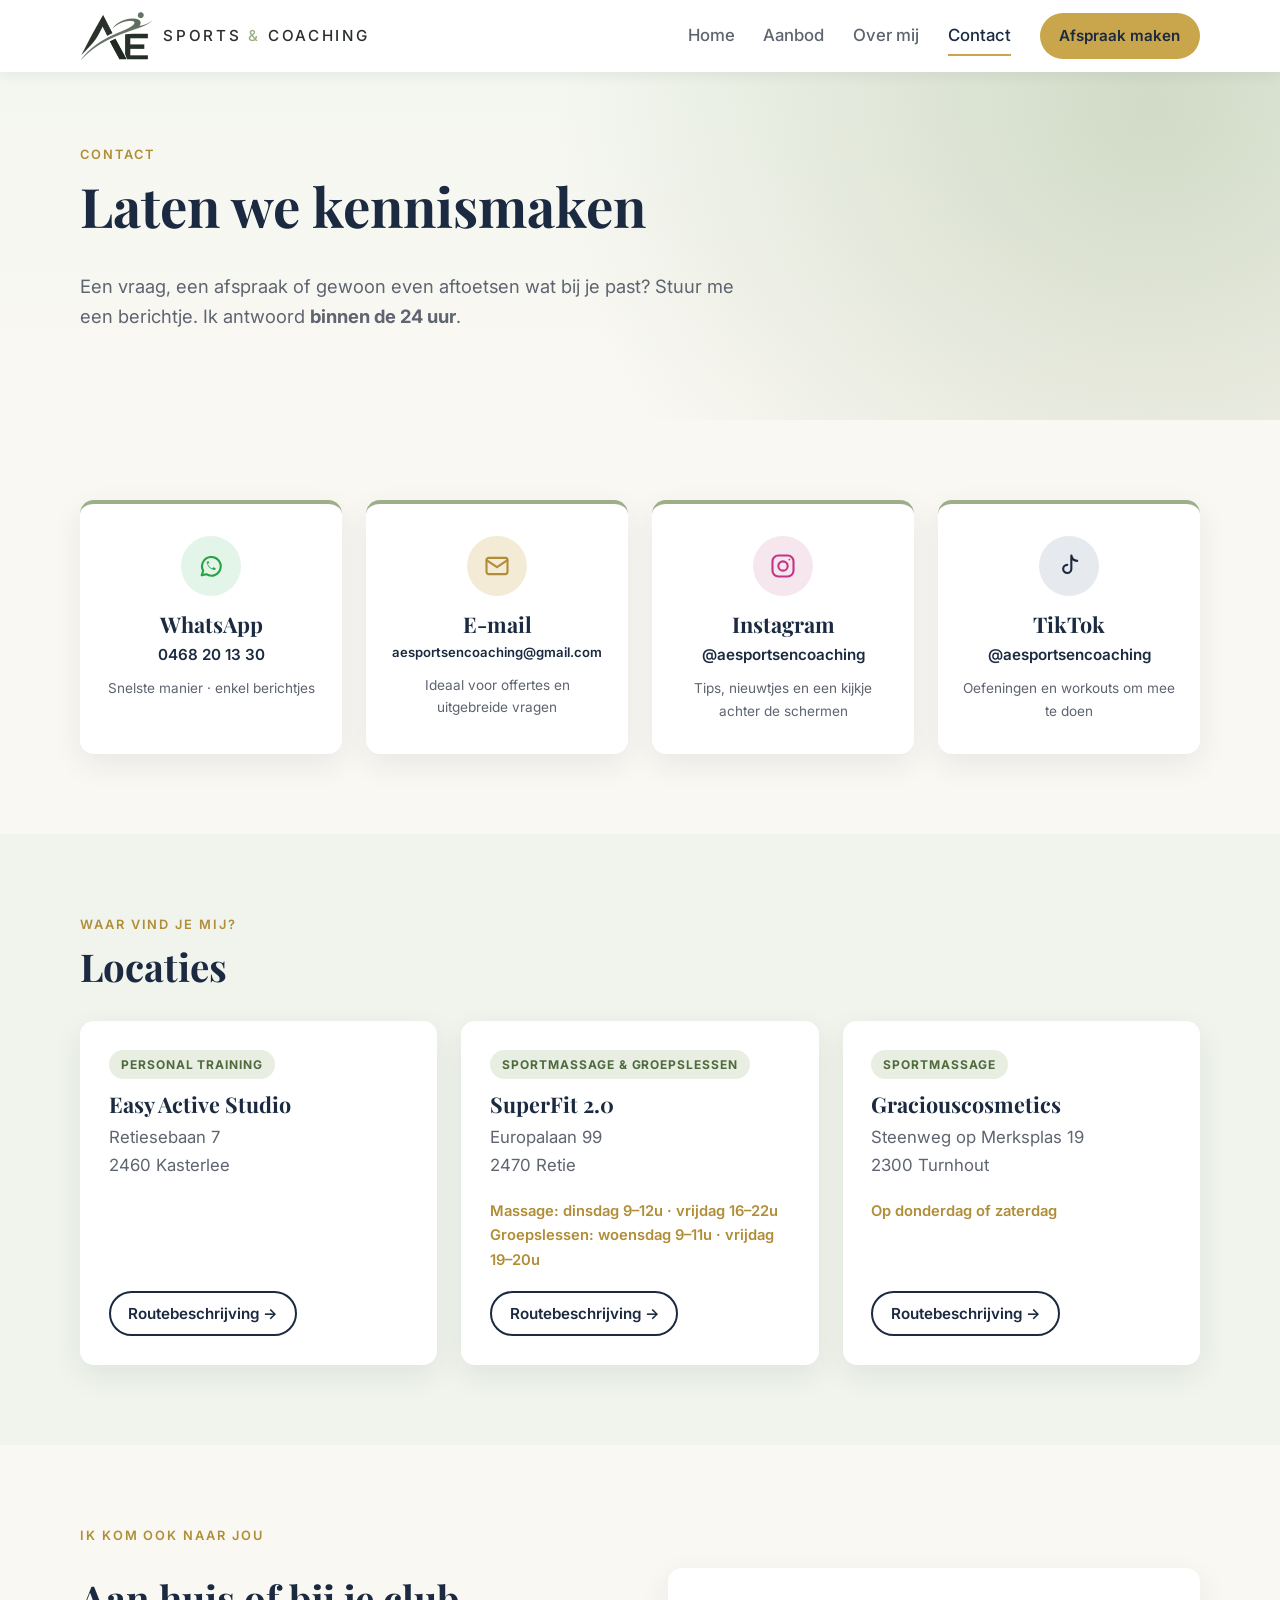
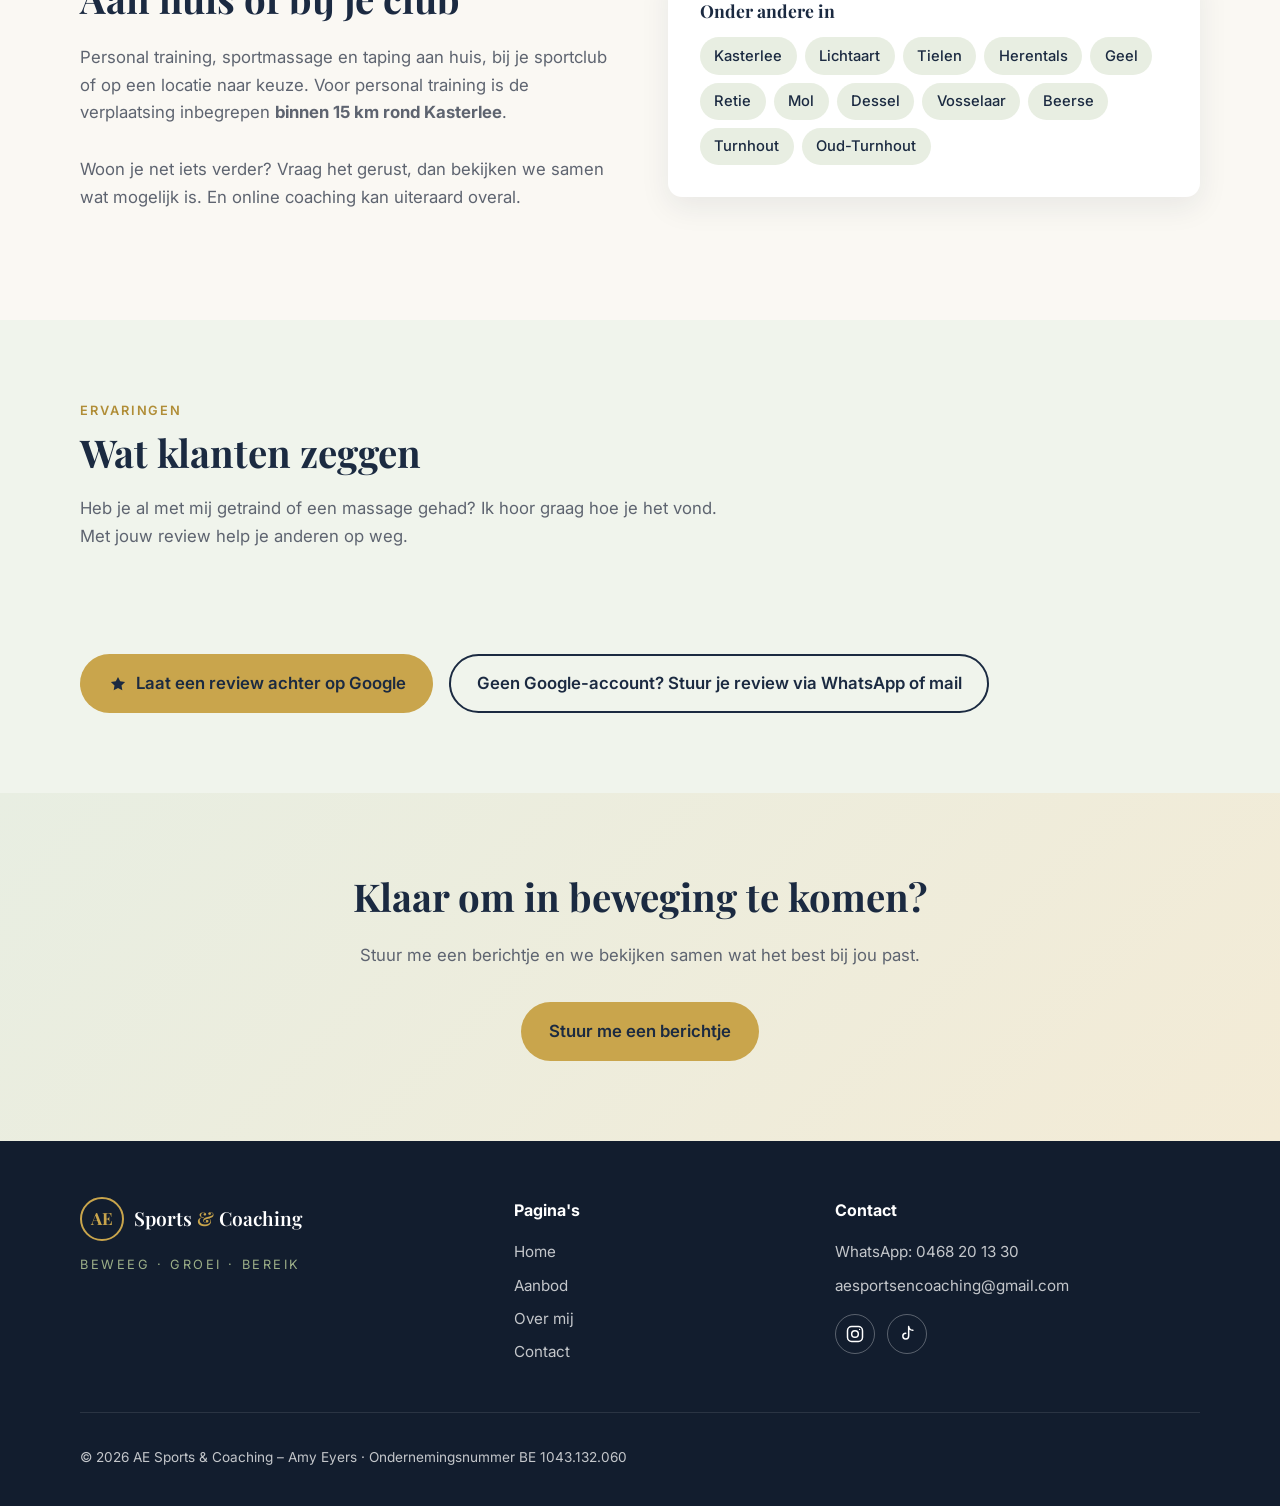
<file: contact.html>
<!DOCTYPE html>
<html lang="nl-BE">
<head>
  <meta charset="UTF-8">
  <meta name="viewport" content="width=device-width, initial-scale=1.0">
  <title>Contact | AE Sports &amp; Coaching</title>
  <meta name="description" content="Contacteer AE Sports & Coaching via WhatsApp (0468 20 13 30), e-mail, Instagram of TikTok. Locaties in Kasterlee, Retie en Turnhout, of aan huis binnen 15 km rond Kasterlee.">

  <!-- Lettertypes (gratis via Google Fonts) -->
  <link rel="preconnect" href="https://fonts.googleapis.com">
  <link rel="preconnect" href="https://fonts.gstatic.com" crossorigin>
  <link href="https://fonts.googleapis.com/css2?family=Playfair+Display:wght@600;700&family=Inter:wght@400;500;600&display=swap" rel="stylesheet">

  <link rel="stylesheet" href="style.css">
</head>
<body>

  <!-- ===== NAVIGATIE ===== -->
  <header class="site-header">
    <div class="container nav">
      <a href="index.html" class="logo" aria-label="AE Sports & Coaching – home">
        <!-- Logo: het bestand 'logo-ae.png' moet in dezelfde map staan als deze pagina. -->
        <img src="logo-ae.png" alt="Logo AE Sports & Coaching" class="logo-img"
             onerror="this.style.display='none'; this.nextElementSibling.style.display='grid';">
        <span class="logo-mark" style="display:none">AE</span>
        <span class="logo-text">Sports <span class="amp">&amp;</span> Coaching</span>
      </a>

      <button class="nav-toggle" aria-label="Menu openen" aria-expanded="false">
        <span></span><span></span><span></span>
      </button>

      <nav class="nav-links" aria-label="Hoofdmenu">
        <a href="index.html">Home</a>
        <a href="aanbod.html">Aanbod</a>
        <a href="over-mij.html">Over mij</a>
        <a href="contact.html" class="active">Contact</a>
        <a href="https://wa.me/32468201330" data-wa class="btn btn-gold btn-small" target="_blank" rel="noopener">Afspraak maken</a>
      </nav>
    </div>
  </header>

  <main>

    <!-- ===== PAGINATITEL ===== -->
    <section class="page-hero">
      <div class="container">
        <p class="eyebrow">Contact</p>
        <h1>Laten we kennismaken</h1>
        <p class="hero-sub">Een vraag, een afspraak of gewoon even aftoetsen wat bij je past? Stuur me een berichtje. Ik antwoord <strong>binnen de 24 uur</strong>.</p>
      </div>
    </section>

    <!-- ===== CONTACTMANIEREN ===== -->
    <section class="section">
      <div class="container">
        <div class="contact-grid">
          <a class="contact-card" data-wa target="_blank" rel="noopener">
            <span class="contact-icon wa">
              <svg viewBox="0 0 24 24" aria-hidden="true"><path d="M4 20l1.3-3.9A8 8 0 1 1 8 19z"/><path d="M9 9.5c.3 1.8 1.7 3.7 4 4.6l1.2-1.1 1.8.9-.4 1.6c-3.4.2-7.3-3.4-7.3-7.1l1.6-.4.9 1.8z" class="fill"/></svg>
            </span>
            <h3>WhatsApp</h3>
            <p>0468 20 13 30</p>
            <span class="contact-hint">Snelste manier · enkel berichtjes</span>
          </a>

          <a class="contact-card" data-mail>
            <span class="contact-icon mail">
              <svg viewBox="0 0 24 24" aria-hidden="true"><rect x="3" y="5" width="18" height="14" rx="2"/><path d="M3 7l9 6 9-6"/></svg>
            </span>
            <h3>E-mail</h3>
            <p>aesportsencoaching@gmail.com</p>
            <span class="contact-hint">Ideaal voor offertes en uitgebreide vragen</span>
          </a>

          <a class="contact-card" href="https://www.instagram.com/aesportsencoaching" target="_blank" rel="noopener">
            <span class="contact-icon insta">
              <svg viewBox="0 0 24 24" aria-hidden="true"><rect x="3" y="3" width="18" height="18" rx="5"/><circle cx="12" cy="12" r="4"/><circle cx="17.5" cy="6.5" r="0.8" class="fill"/></svg>
            </span>
            <h3>Instagram</h3>
            <p>@aesportsencoaching</p>
            <span class="contact-hint">Tips, nieuwtjes en een kijkje achter de schermen</span>
          </a>

          <a class="contact-card" href="https://www.tiktok.com/@aesportsencoaching" target="_blank" rel="noopener">
            <span class="contact-icon tiktok">
              <svg viewBox="0 0 24 24" aria-hidden="true"><path d="M14 3v11.5a3.5 3.5 0 1 1-3.5-3.5M14 3c.4 2.6 2.2 4.4 5 4.6"/></svg>
            </span>
            <h3>TikTok</h3>
            <p>@aesportsencoaching</p>
            <span class="contact-hint">Oefeningen en workouts om mee te doen</span>
          </a>
        </div>
      </div>
    </section>

    <!-- ===== LOCATIES ===== -->
    <section class="section section-sage">
      <div class="container">
        <p class="eyebrow">Waar vind je mij?</p>
        <h2>Locaties</h2>

        <div class="locations">
          <article class="location">
            <span class="location-tag">Personal training</span>
            <h3>Easy Active Studio</h3>
            <p class="location-address">Retiesebaan 7<br>2460 Kasterlee</p>
            <a class="btn btn-outline-navy btn-small" href="https://www.google.com/maps/dir/?api=1&amp;destination=Easy%20Active%20Studio%2C%20Retiesebaan%207%2C%202460%20Kasterlee" target="_blank" rel="noopener">Routebeschrijving →</a>
          </article>

          <article class="location">
            <span class="location-tag">Sportmassage &amp; groepslessen</span>
            <h3>SuperFit 2.0</h3>
            <p class="location-address">Europalaan 99<br>2470 Retie</p>
            <p class="location-hours">Massage: dinsdag 9–12u · vrijdag 16–22u<br>Groepslessen: woensdag 9–11u · vrijdag 19–20u</p>
            <a class="btn btn-outline-navy btn-small" href="https://www.google.com/maps/dir/?api=1&amp;destination=SuperFit%202.0%2C%20Europalaan%2099%2C%202470%20Retie" target="_blank" rel="noopener">Routebeschrijving →</a>
          </article>

          <article class="location">
            <span class="location-tag">Sportmassage</span>
            <h3>Graciouscosmetics</h3>
            <p class="location-address">Steenweg op Merksplas 19<br>2300 Turnhout</p>
            <p class="location-hours">Op donderdag of zaterdag</p>
            <a class="btn btn-outline-navy btn-small" href="https://www.google.com/maps/dir/?api=1&amp;destination=Graciouscosmetics%2C%20Steenweg%20op%20Merksplas%2019%2C%202300%20Turnhout" target="_blank" rel="noopener">Routebeschrijving →</a>
          </article>
        </div>
      </div>
    </section>

    <!-- ===== WERKGEBIED ===== -->
    <section class="section">
      <div class="container split">
        <div>
          <p class="eyebrow">Ik kom ook naar jou</p>
          <h2>Aan huis of bij je club</h2>
          <p>Personal training, sportmassage en taping aan huis, bij je sportclub of op een locatie naar keuze. Voor personal training is de verplaatsing inbegrepen <strong>binnen 15 km rond Kasterlee</strong>.</p>
          <p>Woon je net iets verder? Vraag het gerust, dan bekijken we samen wat mogelijk is. En online coaching kan uiteraard overal.</p>
        </div>
        <div class="area">
          <h3>Onder andere in</h3>
          <ul class="area-list">
            <li>Kasterlee</li>
            <li>Lichtaart</li>
            <li>Tielen</li>
            <li>Herentals</li>
            <li>Geel</li>
            <li>Retie</li>
            <li>Mol</li>
            <li>Dessel</li>
            <li>Vosselaar</li>
            <li>Beerse</li>
            <li>Turnhout</li>
            <li>Oud-Turnhout</li>
          </ul>
        </div>
      </div>
    </section>

    <!-- ===== REVIEWS ===== -->
    <section class="section section-sage" id="reviews">
      <div class="container">
        <p class="eyebrow">Ervaringen</p>
        <h2>Wat klanten zeggen</h2>
        <p class="section-intro">Heb je al met mij getraind of een massage gehad? Ik hoor graag hoe je het vond. Met jouw review help je anderen op weg.</p>

        <!-- Google-reviews: worden automatisch getoond via Jotform -->
        <div class="reviews-widget">
          <div id="JFWebsiteWidget-01a201af81e870008521ced208f3d05cf462"></div>
          <script src="https://www.jotform.com/website-widgets/embed/01a201af81e870008521ced208f3d05cf462" defer></script>
        </div>

        <!-- Reviews die via WhatsApp of mail binnenkomen (zie REVIEWS in script.js) -->
        <div class="reviews" id="reviews-lijst" hidden style="display:none"></div>

        <div class="review-buttons">
          <!-- De link van deze knop staat in script.js (GOOGLE_REVIEW_LINK) -->
          <a class="btn btn-gold btn-google" id="google-review" href="https://g.page/r/CdF6nsPmDUYmEBM/review" target="_blank" rel="noopener">
            <svg viewBox="0 0 24 24" aria-hidden="true"><path d="M12 3.5l2.6 5.3 5.9.9-4.3 4.1 1 5.8L12 16.9l-5.2 2.7 1-5.8L3.5 9.7l5.9-.9z"/></svg>
            Laat een review achter op Google
          </a>
          <button type="button" class="btn btn-outline-navy" data-open-contact data-onderwerp="review">Geen Google-account? Stuur je review via WhatsApp of mail</button>
        </div>
      </div>
    </section>

    <!-- ===== SLOT ===== -->
    <section class="section cta">
      <div class="container cta-inner">
        <h2>Klaar om in beweging te komen?</h2>
        <p>Stuur me een berichtje en we bekijken samen wat het best bij jou past.</p>
        <div class="hero-buttons">
          <button type="button" class="btn btn-gold" data-open-contact>Stuur me een berichtje</button>
        </div>
      </div>
    </section>

  </main>

  <!-- ===== KEUZEVENSTER: WHATSAPP OF MAIL ===== -->
  <div class="modal" id="contact-modal" hidden>
    <div class="modal-backdrop" data-close-contact></div>
    <div class="modal-box" role="dialog" aria-modal="true" aria-labelledby="modal-title">
      <button type="button" class="modal-close" aria-label="Sluiten" data-close-contact>&times;</button>
      <h3 id="modal-title">Hoe wil je me contacteren?</h3>
      <p>Kies wat jij het makkelijkst vindt. Er staat al een berichtje klaar dat je nog kan aanpassen.</p>

      <a class="modal-option" data-wa target="_blank" rel="noopener">
        <span class="modal-icon wa">
          <svg viewBox="0 0 24 24" aria-hidden="true"><path d="M4 20l1.3-3.9A8 8 0 1 1 8 19z"/><path d="M9 9.5c.3 1.8 1.7 3.7 4 4.6l1.2-1.1 1.8.9-.4 1.6c-3.4.2-7.3-3.4-7.3-7.1l1.6-.4.9 1.8z" class="fill"/></svg>
        </span>
        <span><strong>WhatsApp</strong><br><small>Snel een berichtje sturen</small></span>
      </a>

      <a class="modal-option" data-mail>
        <span class="modal-icon mail">
          <svg viewBox="0 0 24 24" aria-hidden="true"><rect x="3" y="5" width="18" height="14" rx="2"/><path d="M3 7l9 6 9-6"/></svg>
        </span>
        <span><strong>E-mail</strong><br><small>aesportsencoaching@gmail.com</small></span>
      </a>
    </div>
  </div>

  <!-- ===== FOOTER ===== -->
  <footer class="site-footer">
    <div class="container footer-grid">
      <div>
        <a href="index.html" class="logo logo-footer">
          <span class="logo-mark">AE</span>
          <span class="logo-text">Sports <span class="amp">&amp;</span> Coaching</span>
        </a>
        <p class="footer-tagline">Beweeg · Groei · Bereik</p>
      </div>

      <div>
        <h4>Pagina's</h4>
        <ul>
          <li><a href="index.html">Home</a></li>
          <li><a href="aanbod.html">Aanbod</a></li>
          <li><a href="over-mij.html">Over mij</a></li>
          <li><a href="contact.html">Contact</a></li>
        </ul>
      </div>

      <div>
        <h4>Contact</h4>
        <ul>
          <li><a href="https://wa.me/32468201330" data-wa target="_blank" rel="noopener">WhatsApp: 0468 20 13 30</a></li>
          <li><a href="mailto:aesportsencoaching@gmail.com" data-mail>aesportsencoaching@gmail.com</a></li>
        </ul>
        <div class="socials">
          <a href="https://www.instagram.com/aesportsencoaching" target="_blank" rel="noopener" aria-label="Instagram">
            <svg viewBox="0 0 24 24" aria-hidden="true"><rect x="3" y="3" width="18" height="18" rx="5"/><circle cx="12" cy="12" r="4"/><circle cx="17.5" cy="6.5" r="0.8" class="fill"/></svg>
          </a>
          <a href="https://www.tiktok.com/@aesportsencoaching" target="_blank" rel="noopener" aria-label="TikTok">
            <svg viewBox="0 0 24 24" aria-hidden="true"><path d="M14 3v11.5a3.5 3.5 0 1 1-3.5-3.5M14 3c.4 2.6 2.2 4.4 5 4.6"/></svg>
          </a>
        </div>
      </div>
    </div>
    <div class="container footer-bottom">
      <p>© <span id="year"></span> AE Sports &amp; Coaching – Amy Eyers · Ondernemingsnummer BE 1043.132.060</p>
      <!-- Vul hier later je adres in, bijvoorbeeld: <p>Straat 1, 2460 Kasterlee</p> -->
    </div>
  </footer>

  <script src="script.js"></script>
  <!-- Cloudflare Web Analytics --><script type='module' src='https://static.cloudflareinsights.com/beacon.min.js' data-cf-beacon='{"token": "a98133c19c574acfad37a45c8e2be44e"}'></script><!-- End Cloudflare Web Analytics -->
</body>
</html>
</file>
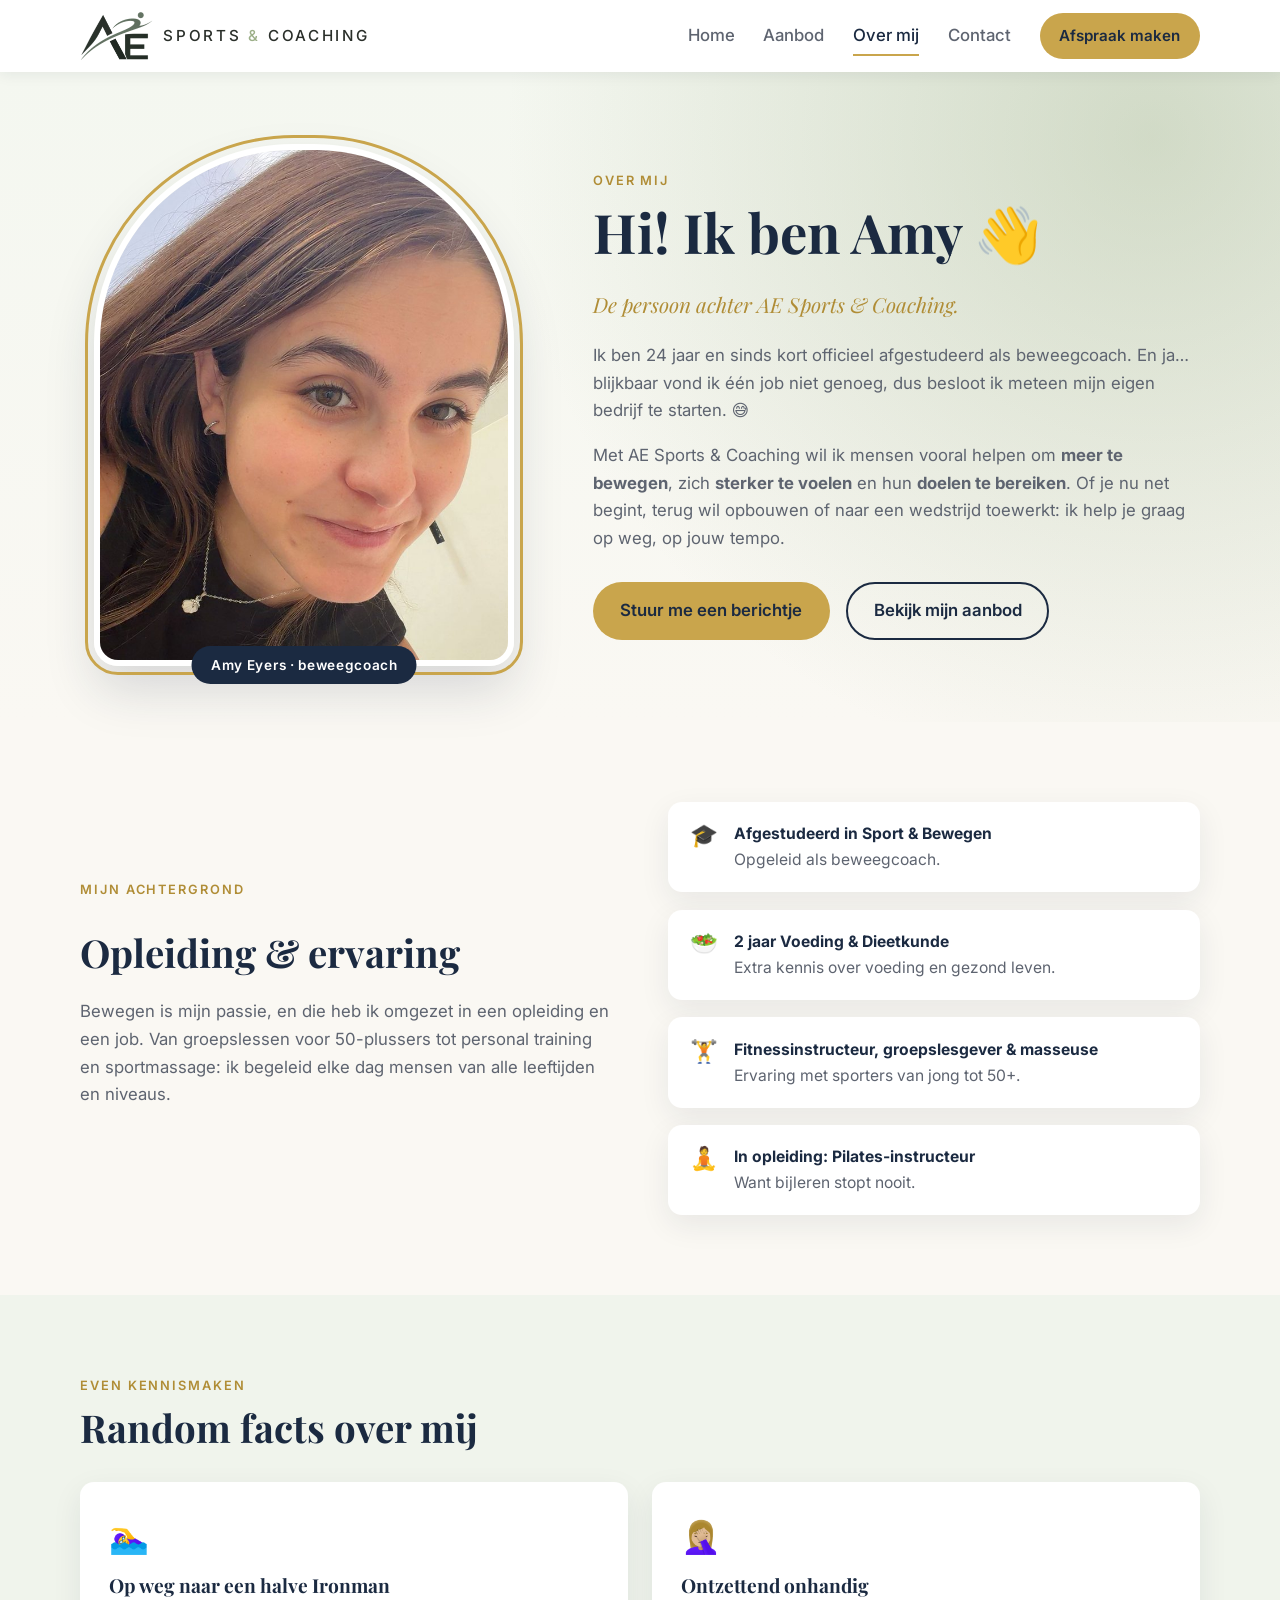
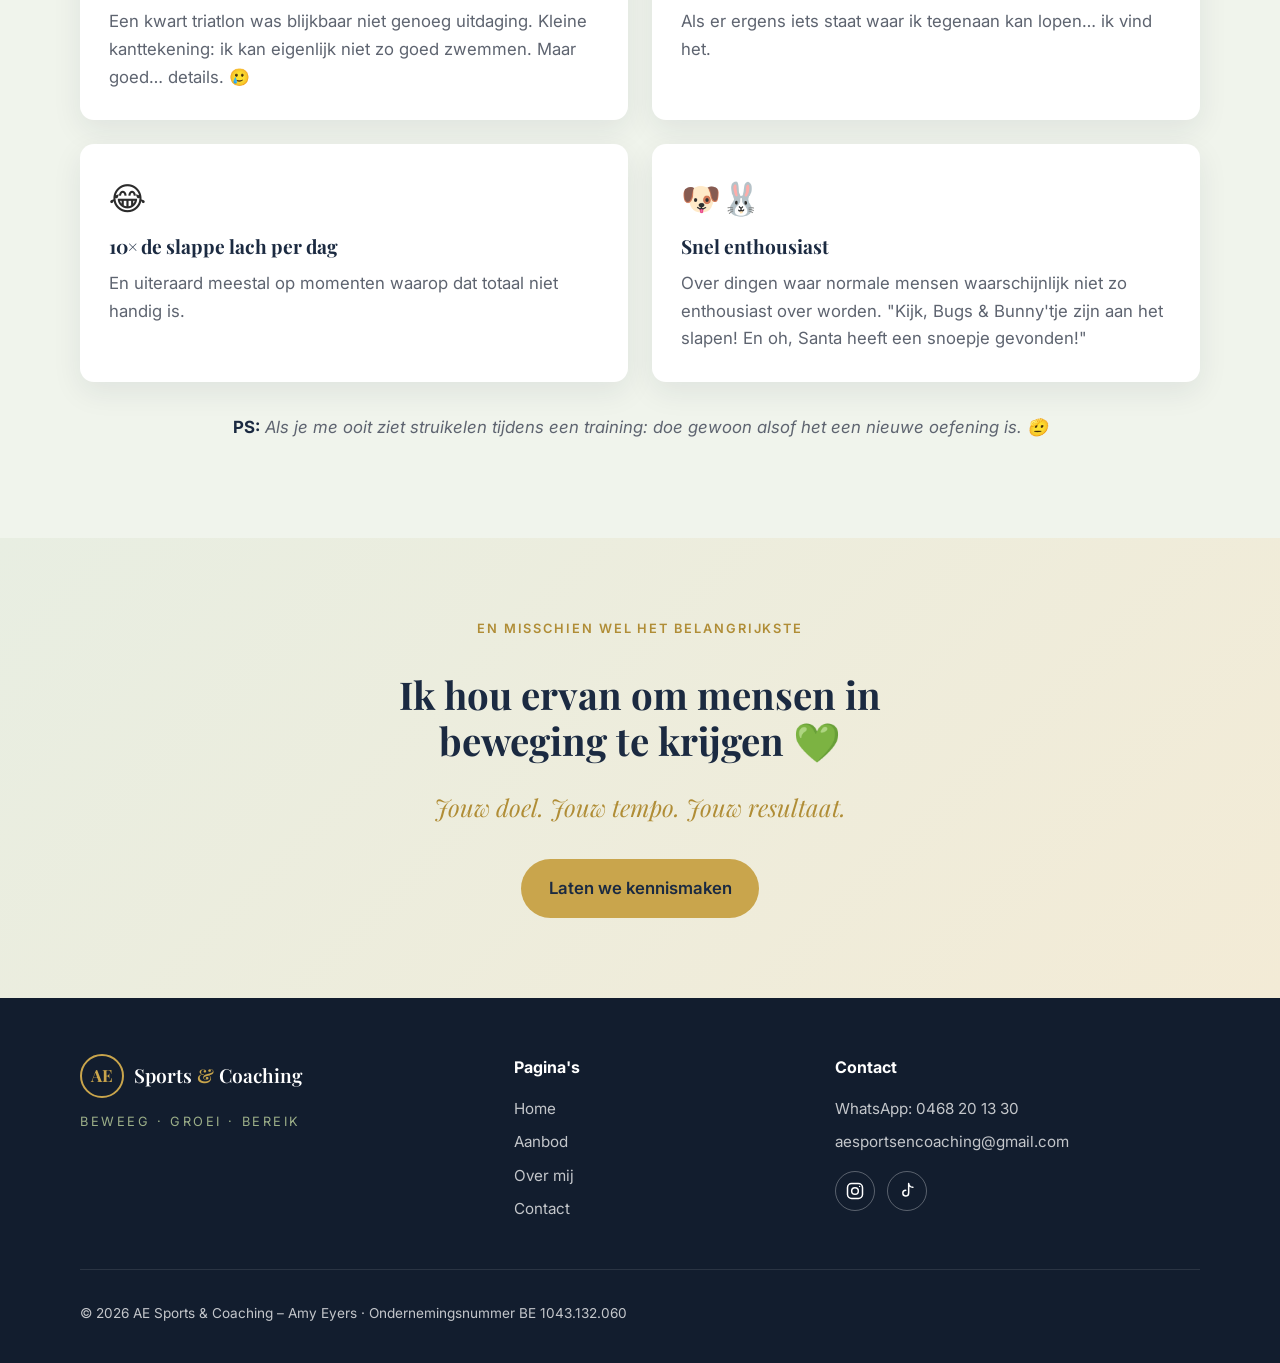
<file: over-mij.html>
<!DOCTYPE html>
<html lang="nl-BE">
<head>
  <meta charset="UTF-8">
  <meta name="viewport" content="width=device-width, initial-scale=1.0">
  <title>Over mij | AE Sports &amp; Coaching</title>
  <meta name="description" content="Maak kennis met Amy Eyers, beweegcoach en oprichter van AE Sports & Coaching. Jouw doel. Jouw tempo. Jouw resultaat.">

  <!-- Lettertypes (gratis via Google Fonts) -->
  <link rel="preconnect" href="https://fonts.googleapis.com">
  <link rel="preconnect" href="https://fonts.gstatic.com" crossorigin>
  <link href="https://fonts.googleapis.com/css2?family=Playfair+Display:wght@600;700&family=Inter:wght@400;500;600&display=swap" rel="stylesheet">

  <link rel="stylesheet" href="style.css">
</head>
<body>

  <!-- ===== NAVIGATIE ===== -->
  <header class="site-header">
    <div class="container nav">
      <a href="index.html" class="logo" aria-label="AE Sports & Coaching – home">
        <!-- Logo: het bestand 'logo-ae.png' moet in dezelfde map staan als deze pagina. -->
        <img src="logo-ae.png" alt="Logo AE Sports & Coaching" class="logo-img"
             onerror="this.style.display='none'; this.nextElementSibling.style.display='grid';">
        <span class="logo-mark" style="display:none">AE</span>
        <span class="logo-text">Sports <span class="amp">&amp;</span> Coaching</span>
      </a>

      <button class="nav-toggle" aria-label="Menu openen" aria-expanded="false">
        <span></span><span></span><span></span>
      </button>

      <nav class="nav-links" aria-label="Hoofdmenu">
        <a href="index.html">Home</a>
        <a href="aanbod.html">Aanbod</a>
        <a href="over-mij.html" class="active">Over mij</a>
        <a href="contact.html">Contact</a>
        <a href="https://wa.me/32468201330" data-wa class="btn btn-gold btn-small" target="_blank" rel="noopener">Afspraak maken</a>
      </nav>
    </div>
  </header>

  <main>

    <!-- ===== INTRO MET FOTO ===== -->
    <section class="page-hero about-hero">
      <div class="container about-grid">
        <div class="about-photo">
          <img src="amy.jpg" alt="Amy Eyers, oprichter van AE Sports & Coaching" width="720" height="900">
          <span class="about-photo-tag">Amy Eyers · beweegcoach</span>
        </div>
        <div>
          <p class="eyebrow">Over mij</p>
          <h1>Hi! Ik ben Amy 👋</h1>
          <p class="lead">De persoon achter AE Sports &amp; Coaching.</p>
          <p>Ik ben 24 jaar en sinds kort officieel afgestudeerd als beweegcoach. En ja… blijkbaar vond ik één job niet genoeg, dus besloot ik meteen mijn eigen bedrijf te starten. 😅</p>
          <p>Met AE Sports &amp; Coaching wil ik mensen vooral helpen om <strong>meer te bewegen</strong>, zich <strong>sterker te voelen</strong> en hun <strong>doelen te bereiken</strong>. Of je nu net begint, terug wil opbouwen of naar een wedstrijd toewerkt: ik help je graag op weg, op jouw tempo.</p>
          <div class="hero-buttons">
            <button type="button" class="btn btn-gold" data-open-contact>Stuur me een berichtje</button>
            <a href="aanbod.html" class="btn btn-outline-navy">Bekijk mijn aanbod</a>
          </div>
        </div>
      </div>
    </section>

    <!-- ===== ACHTERGROND ===== -->
    <section class="section">
      <div class="container split">
        <div>
          <p class="eyebrow">Mijn achtergrond</p>
          <h2>Opleiding &amp; ervaring</h2>
          <p>Bewegen is mijn passie, en die heb ik omgezet in een opleiding en een job. Van groepslessen voor 50-plussers tot personal training en sportmassage: ik begeleid elke dag mensen van alle leeftijden en niveaus.</p>
        </div>
        <ul class="usp-list">
          <li><span class="usp-num">🎓</span><div><strong>Afgestudeerd in Sport &amp; Bewegen</strong><br>Opgeleid als beweegcoach.</div></li>
          <li><span class="usp-num">🥗</span><div><strong>2 jaar Voeding &amp; Dieetkunde</strong><br>Extra kennis over voeding en gezond leven.</div></li>
          <li><span class="usp-num">🏋️</span><div><strong>Fitnessinstructeur, groepslesgever &amp; masseuse</strong><br>Ervaring met sporters van jong tot 50+.</div></li>
          <li><span class="usp-num">🧘</span><div><strong>In opleiding: Pilates-instructeur</strong><br>Want bijleren stopt nooit.</div></li>
        </ul>
      </div>
    </section>

    <!-- ===== RANDOM FACTS ===== -->
    <section class="section section-sage">
      <div class="container">
        <p class="eyebrow">Even kennismaken</p>
        <h2>Random facts over mij</h2>

        <div class="facts">
          <article class="fact">
            <span class="fact-emoji">🏊‍♀️</span>
            <h3>Op weg naar een halve Ironman</h3>
            <p>Een kwart triatlon was blijkbaar niet genoeg uitdaging. Kleine kanttekening: ik kan eigenlijk niet zo goed zwemmen. Maar goed… details. 🥲</p>
          </article>
          <article class="fact">
            <span class="fact-emoji">🤦🏼‍♀️</span>
            <h3>Ontzettend onhandig</h3>
            <p>Als er ergens iets staat waar ik tegenaan kan lopen… ik vind het.</p>
          </article>
          <article class="fact">
            <span class="fact-emoji">😂</span>
            <h3>10× de slappe lach per dag</h3>
            <p>En uiteraard meestal op momenten waarop dat totaal niet handig is.</p>
          </article>
          <article class="fact">
            <span class="fact-emoji">🐶🐰</span>
            <h3>Snel enthousiast</h3>
            <p>Over dingen waar normale mensen waarschijnlijk niet zo enthousiast over worden. "Kijk, Bugs &amp; Bunny'tje zijn aan het slapen! En oh, Santa heeft een snoepje gevonden!"</p>
          </article>
        </div>

        <p class="ps"><strong>PS:</strong> Als je me ooit ziet struikelen tijdens een training: doe gewoon alsof het een nieuwe oefening is. 🫡</p>
      </div>
    </section>

    <!-- ===== SLOT ===== -->
    <section class="section cta">
      <div class="container cta-inner">
        <p class="eyebrow">En misschien wel het belangrijkste</p>
        <h2>Ik hou ervan om mensen in beweging te krijgen 💚</h2>
        <p class="motto">Jouw doel. Jouw tempo. Jouw resultaat.</p>
        <div class="hero-buttons">
          <button type="button" class="btn btn-gold" data-open-contact>Laten we kennismaken</button>
        </div>
      </div>
    </section>

  </main>

  <!-- ===== KEUZEVENSTER: WHATSAPP OF MAIL ===== -->
  <div class="modal" id="contact-modal" hidden>
    <div class="modal-backdrop" data-close-contact></div>
    <div class="modal-box" role="dialog" aria-modal="true" aria-labelledby="modal-title">
      <button type="button" class="modal-close" aria-label="Sluiten" data-close-contact>&times;</button>
      <h3 id="modal-title">Hoe wil je me contacteren?</h3>
      <p>Kies wat jij het makkelijkst vindt. Er staat al een berichtje klaar dat je nog kan aanpassen.</p>

      <a class="modal-option" data-wa target="_blank" rel="noopener">
        <span class="modal-icon wa">
          <svg viewBox="0 0 24 24" aria-hidden="true"><path d="M4 20l1.3-3.9A8 8 0 1 1 8 19z"/><path d="M9 9.5c.3 1.8 1.7 3.7 4 4.6l1.2-1.1 1.8.9-.4 1.6c-3.4.2-7.3-3.4-7.3-7.1l1.6-.4.9 1.8z" class="fill"/></svg>
        </span>
        <span><strong>WhatsApp</strong><br><small>Snel een berichtje sturen</small></span>
      </a>

      <a class="modal-option" data-mail>
        <span class="modal-icon mail">
          <svg viewBox="0 0 24 24" aria-hidden="true"><rect x="3" y="5" width="18" height="14" rx="2"/><path d="M3 7l9 6 9-6"/></svg>
        </span>
        <span><strong>E-mail</strong><br><small>aesportsencoaching@gmail.com</small></span>
      </a>
    </div>
  </div>

  <!-- ===== FOOTER ===== -->
  <footer class="site-footer">
    <div class="container footer-grid">
      <div>
        <a href="index.html" class="logo logo-footer">
          <span class="logo-mark">AE</span>
          <span class="logo-text">Sports <span class="amp">&amp;</span> Coaching</span>
        </a>
        <p class="footer-tagline">Beweeg · Groei · Bereik</p>
      </div>

      <div>
        <h4>Pagina's</h4>
        <ul>
          <li><a href="index.html">Home</a></li>
          <li><a href="aanbod.html">Aanbod</a></li>
          <li><a href="over-mij.html">Over mij</a></li>
          <li><a href="contact.html">Contact</a></li>
        </ul>
      </div>

      <div>
        <h4>Contact</h4>
        <ul>
          <li><a href="https://wa.me/32468201330" data-wa target="_blank" rel="noopener">WhatsApp: 0468 20 13 30</a></li>
          <li><a href="mailto:aesportsencoaching@gmail.com" data-mail>aesportsencoaching@gmail.com</a></li>
        </ul>
        <div class="socials">
          <a href="https://www.instagram.com/aesportsencoaching" target="_blank" rel="noopener" aria-label="Instagram">
            <svg viewBox="0 0 24 24" aria-hidden="true"><rect x="3" y="3" width="18" height="18" rx="5"/><circle cx="12" cy="12" r="4"/><circle cx="17.5" cy="6.5" r="0.8" class="fill"/></svg>
          </a>
          <a href="https://www.tiktok.com/@aesportsencoaching" target="_blank" rel="noopener" aria-label="TikTok">
            <svg viewBox="0 0 24 24" aria-hidden="true"><path d="M14 3v11.5a3.5 3.5 0 1 1-3.5-3.5M14 3c.4 2.6 2.2 4.4 5 4.6"/></svg>
          </a>
        </div>
      </div>
    </div>
    <div class="container footer-bottom">
      <p>© <span id="year"></span> AE Sports &amp; Coaching – Amy Eyers · Ondernemingsnummer BE 1043.132.060</p>
      <!-- Vul hier later je adres in, bijvoorbeeld: <p>Straat 1, 2460 Kasterlee</p> -->
    </div>
  </footer>

  <script src="script.js"></script>
  <!-- Cloudflare Web Analytics --><script type='module' src='https://static.cloudflareinsights.com/beacon.min.js' data-cf-beacon='{"token": "a98133c19c574acfad37a45c8e2be44e"}'></script><!-- End Cloudflare Web Analytics -->
</body>
</html>
</file>
<file: style.css>
/* =========================================================
   AE Sports & Coaching – stijlbestand
   Dit bestand wordt door ALLE pagina's gedeeld.
   Kleuren aanpassen? Doe dat hieronder bij :root.
   ========================================================= */

:root {
  --navy: #1B2A41;
  --navy-light: #2A3D5A;
  --salie: #9CAF88;
  --salie-light: #E8EEE2;
  --goud: #C9A54C;
  --goud-dark: #B08D36;
  --creme: #FAF8F3;
  --tekst: #2B2B2B;
  --tekst-zacht: #5E6470;

  --font-titel: 'Playfair Display', Georgia, serif;
  --font-tekst: 'Inter', system-ui, -apple-system, sans-serif;

  --radius: 14px;
  --schaduw: 0 10px 30px rgba(27, 42, 65, 0.08);
}

/* ---------- Basis ---------- */
*, *::before, *::after { box-sizing: border-box; }

body {
  margin: 0;
  font-family: var(--font-tekst);
  color: var(--tekst);
  background: var(--creme);
  line-height: 1.65;
  font-size: 1.05rem;
}

img { max-width: 100%; display: block; }
a { color: inherit; }

h1, h2, h3 {
  font-family: var(--font-titel);
  color: var(--navy);
  line-height: 1.2;
  margin: 0 0 0.6em;
}
h1 { font-size: clamp(2.1rem, 5vw, 3.4rem); }
h2 { font-size: clamp(1.7rem, 3.5vw, 2.4rem); }
h3 { font-size: 1.35rem; }

.container {
  width: min(1120px, 100% - 2.5rem);
  margin-inline: auto;
}

.section { padding: 5rem 0; }
.section-sage { background: #F0F4EC; }

.eyebrow {
  text-transform: uppercase;
  letter-spacing: 0.15em;
  font-size: 0.8rem;
  font-weight: 600;
  color: var(--goud-dark);
  margin: 0 0 0.5rem;
}

/* ---------- Knoppen ---------- */
.btn {
  display: inline-block;
  padding: 0.85rem 1.6rem;
  border-radius: 999px;
  font-weight: 600;
  text-decoration: none;
  border: 2px solid transparent;
  transition: transform 0.15s, background 0.2s, color 0.2s;
}
.btn:hover { transform: translateY(-2px); }

.btn-gold { background: var(--goud); color: var(--navy); }
.btn-gold:hover { background: var(--goud-dark); color: #fff; }

.btn-navy { background: var(--navy); color: #fff; }
.btn-navy:hover { background: var(--navy-light); }

.btn-outline-light { border-color: rgba(255,255,255,0.7); color: #fff; }
.btn-outline-light:hover { background: #fff; color: var(--navy); }

.btn-outline-navy { border-color: var(--navy); color: var(--navy); }
.btn-outline-navy:hover { background: var(--navy); color: #fff; }

.btn-small { padding: 0.5rem 1.1rem; font-size: 0.95rem; }

/* ---------- Header / navigatie ---------- */
.site-header {
  position: sticky;
  top: 0;
  z-index: 100;
  background: rgba(255,255,255,0.95);
  backdrop-filter: blur(6px);
  box-shadow: 0 2px 14px rgba(27,42,65,0.08);
}

.nav {
  display: flex;
  align-items: center;
  justify-content: space-between;
  height: 72px;
}

.logo {
  display: flex;
  align-items: center;
  gap: 0.65rem;
  text-decoration: none;
  color: var(--navy);
}
.logo-img {
  height: 50px;
  width: auto;
}
/* Tekst naast het logo in dezelfde stijl als het logo zelf */
.site-header .logo-text {
  font-family: var(--font-tekst);
  font-weight: 500;
  font-size: 0.95rem;
  letter-spacing: 0.18em;
  text-transform: uppercase;
  color: #2A2F2A;
}
.site-header .logo-text .amp { color: var(--salie); }
@media (max-width: 420px) {
  .site-header .logo-text { font-size: 0.8rem; letter-spacing: 0.12em; }
}
.logo-footer { color: #fff; }
.logo-mark {
  display: grid;
  place-items: center;
  width: 44px;
  height: 44px;
  border: 2px solid var(--goud);
  border-radius: 50%;
  font-family: var(--font-titel);
  font-weight: 700;
  color: var(--goud);
  font-size: 1.05rem;
}
.logo-text {
  font-family: var(--font-titel);
  font-size: 1.2rem;
  font-weight: 600;
}
.logo-text .amp { color: var(--goud); }

.nav-links {
  display: flex;
  align-items: center;
  gap: 1.8rem;
}
.nav-links a:not(.btn) {
  color: var(--tekst-zacht);
  text-decoration: none;
  font-weight: 500;
  position: relative;
}
.nav-links a:not(.btn):hover,
.nav-links a.active { color: var(--navy); }
.nav-links a.active::after {
  content: "";
  position: absolute;
  left: 0; right: 0; bottom: -6px;
  height: 2px;
  background: var(--goud);
}

/* Hamburger (alleen op smartphone zichtbaar) */
.nav-toggle {
  display: none;
  background: none;
  border: 0;
  cursor: pointer;
  padding: 8px;
}
.nav-toggle span {
  display: block;
  width: 26px;
  height: 2px;
  margin: 6px 0;
  background: var(--navy);
  transition: transform 0.25s, opacity 0.25s;
}
.nav-toggle.open span:nth-child(1) { transform: translateY(8px) rotate(45deg); }
.nav-toggle.open span:nth-child(2) { opacity: 0; }
.nav-toggle.open span:nth-child(3) { transform: translateY(-8px) rotate(-45deg); }

/* ---------- Hero ---------- */
.hero {
  background:
    radial-gradient(circle at 85% 15%, rgba(156,175,136,0.45), transparent 50%),
    radial-gradient(circle at 5% 95%, rgba(201,165,76,0.22), transparent 45%),
    linear-gradient(180deg, #F4F7F0 0%, var(--creme) 100%);
  color: var(--navy);
  padding: 7rem 0 6rem;
}
.hero-grid {
  display: grid;
  grid-template-columns: 1.25fr 1fr;
  gap: 3rem;
  align-items: center;
}
.hero-inner { max-width: 640px; }
.hero-logo {
  display: grid;
  place-items: center;
}
.hero-logo img {
  width: 100%;
  max-width: 420px;
  filter: drop-shadow(0 12px 30px rgba(27,42,65,0.08));
}
.hero h1 { color: var(--navy); }
.hero h1 em { color: var(--goud-dark); font-style: italic; }
.tagline {
  color: #6F8A5C;
  letter-spacing: 0.25em;
  text-transform: uppercase;
  font-size: 0.85rem;
  font-weight: 600;
  margin: 0 0 1.2rem;
}
.hero-sub {
  font-size: 1.15rem;
  color: var(--tekst-zacht);
  max-width: 600px;
  margin: 0 0 2rem;
}
.hero-buttons {
  display: flex;
  flex-wrap: wrap;
  gap: 1rem;
}

/* ---------- Kaarten (aanbod) ---------- */
.cards {
  display: grid;
  grid-template-columns: repeat(auto-fit, minmax(260px, 1fr));
  gap: 1.5rem;
  margin-top: 2rem;
}
.card {
  background: #fff;
  border-radius: var(--radius);
  padding: 2rem;
  box-shadow: var(--schaduw);
  border-top: 4px solid var(--salie);
  transition: transform 0.2s, border-color 0.2s;
}
.card:hover {
  transform: translateY(-4px);
  border-top-color: var(--goud);
}
.card p { color: var(--tekst-zacht); }
.card-icon {
  width: 56px;
  height: 56px;
  border-radius: 50%;
  background: var(--salie-light);
  display: grid;
  place-items: center;
  margin-bottom: 1.2rem;
}
.card-icon svg {
  width: 28px;
  height: 28px;
  fill: none;
  stroke: var(--navy);
  stroke-width: 1.8;
  stroke-linecap: round;
  stroke-linejoin: round;
}
.card-link {
  font-weight: 600;
  color: var(--goud-dark);
  text-decoration: none;
}
.card-link:hover { text-decoration: underline; }

/* ---------- Twee kolommen ---------- */
.split {
  display: grid;
  grid-template-columns: 1fr 1fr;
  gap: 3.5rem;
  align-items: center;
}
.split p { color: var(--tekst-zacht); margin-bottom: 1.8rem; }

.usp-list {
  list-style: none;
  margin: 0;
  padding: 0;
  display: grid;
  gap: 1.1rem;
}
.usp-list li {
  display: flex;
  gap: 1rem;
  background: #fff;
  padding: 1.2rem 1.4rem;
  border-radius: var(--radius);
  box-shadow: var(--schaduw);
}
.usp-list strong { color: var(--navy); }
.usp-list div { color: var(--tekst-zacht); font-size: 0.98rem; }
.usp-num {
  font-family: var(--font-titel);
  font-weight: 700;
  font-size: 1.4rem;
  color: var(--goud);
  line-height: 1.2;
}

/* ---------- Call to action ---------- */
.cta {
  background: linear-gradient(135deg, var(--salie-light) 0%, #F3EBD6 100%);
  text-align: center;
}
.cta p { color: var(--tekst-zacht); margin-bottom: 2rem; }
.cta-inner { max-width: 640px; }
.cta .hero-buttons { justify-content: center; }

/* ---------- Footer ---------- */
.site-footer {
  background: #121D2E;
  color: rgba(255,255,255,0.75);
  padding: 3.5rem 0 1.5rem;
  font-size: 0.95rem;
}
.footer-grid {
  display: grid;
  grid-template-columns: 1.4fr 1fr 1.3fr;
  gap: 2.5rem;
}
.site-footer h4 {
  color: #fff;
  font-size: 1rem;
  margin: 0 0 1rem;
}
.site-footer ul { list-style: none; margin: 0; padding: 0; }
.site-footer li { margin-bottom: 0.5rem; }
.site-footer a { text-decoration: none; }
.site-footer a:hover { color: var(--goud); }
.footer-tagline {
  color: var(--salie);
  letter-spacing: 0.2em;
  text-transform: uppercase;
  font-size: 0.8rem;
}
.socials { display: flex; gap: 0.8rem; margin-top: 1rem; }
.socials a {
  width: 40px;
  height: 40px;
  border-radius: 50%;
  border: 1px solid rgba(255,255,255,0.3);
  display: grid;
  place-items: center;
  transition: border-color 0.2s, background 0.2s;
}
.socials a:hover { border-color: var(--goud); background: rgba(201,165,76,0.15); }
.socials svg {
  width: 20px;
  height: 20px;
  fill: none;
  stroke: #fff;
  stroke-width: 1.8;
  stroke-linecap: round;
  stroke-linejoin: round;
}
.socials svg .fill { fill: #fff; stroke: none; }
.footer-bottom {
  border-top: 1px solid rgba(255,255,255,0.1);
  margin-top: 2.5rem;
  padding-top: 1.2rem;
  font-size: 0.85rem;
}

/* ---------- Smartphone & tablet ---------- */
@media (max-width: 860px) {
  .nav-toggle { display: block; }

  .nav-links {
    position: absolute;
    top: 72px;
    left: 0;
    right: 0;
    flex-direction: column;
    gap: 0;
    background: #fff;
    box-shadow: 0 10px 20px rgba(27,42,65,0.08);
    padding: 0.5rem 1.25rem 1.5rem;
    display: none;
  }
  .nav-links.open { display: flex; }
  .nav-links a:not(.btn) {
    width: 100%;
    padding: 0.9rem 0;
    border-bottom: 1px solid rgba(27,42,65,0.08);
  }
  .nav-links a.active::after { display: none; }
  .nav-links .btn { margin-top: 1rem; }

  .split { grid-template-columns: 1fr; gap: 2.5rem; }
  .hero-grid { grid-template-columns: 1fr; gap: 2.5rem; }
  .hero-logo { order: -1; }
  .hero-logo img { max-width: 240px; }
  .footer-grid { grid-template-columns: 1fr; gap: 2rem; }
  .section { padding: 3.5rem 0; }
  .hero { padding: 4.5rem 0 4rem; }
}

/* ---------- Keuzevenster WhatsApp / mail ---------- */
button.btn { font: inherit; font-weight: 600; cursor: pointer; }

.modal[hidden] { display: none; }
.modal {
  position: fixed;
  inset: 0;
  z-index: 200;
  display: grid;
  place-items: center;
  padding: 1.25rem;
}
.modal-backdrop {
  position: absolute;
  inset: 0;
  background: rgba(27, 42, 65, 0.45);
  backdrop-filter: blur(3px);
}
.modal-box {
  position: relative;
  background: #fff;
  border-radius: 20px;
  padding: 2.2rem 2rem 2rem;
  width: min(420px, 100%);
  box-shadow: 0 25px 60px rgba(27,42,65,0.25);
  animation: modalIn 0.2s ease-out;
}
@keyframes modalIn {
  from { opacity: 0; transform: translateY(12px) scale(0.98); }
  to   { opacity: 1; transform: none; }
}
.modal-box h3 { margin-bottom: 0.4rem; }
.modal-box > p { color: var(--tekst-zacht); font-size: 0.95rem; margin: 0 0 1.4rem; }
.modal-close {
  position: absolute;
  top: 0.8rem;
  right: 1rem;
  background: none;
  border: 0;
  font-size: 1.8rem;
  line-height: 1;
  color: var(--tekst-zacht);
  cursor: pointer;
}
.modal-close:hover { color: var(--navy); }

.modal-option {
  display: flex;
  align-items: center;
  gap: 1rem;
  padding: 1rem 1.1rem;
  border: 1.5px solid #E6E8E3;
  border-radius: var(--radius);
  text-decoration: none;
  color: var(--tekst);
  margin-bottom: 0.8rem;
  transition: border-color 0.2s, background 0.2s, transform 0.15s;
}
.modal-option:hover {
  border-color: var(--salie);
  background: #F6F8F3;
  transform: translateY(-2px);
}
.modal-option strong { color: var(--navy); }
.modal-option small { color: var(--tekst-zacht); }
.modal-icon {
  flex: none;
  width: 46px;
  height: 46px;
  border-radius: 50%;
  display: grid;
  place-items: center;
}
.modal-icon.wa { background: #E3F4E8; }
.modal-icon.mail { background: #F3EBD6; }
.modal-icon svg {
  width: 24px;
  height: 24px;
  fill: none;
  stroke-width: 1.8;
  stroke-linecap: round;
  stroke-linejoin: round;
}
.modal-icon.wa svg { stroke: #25A244; }
.modal-icon.wa svg .fill { fill: #25A244; stroke: none; }
.modal-icon.mail svg { stroke: var(--goud-dark); }

/* ---------- Actiebalk ---------- */
.promo-strip {
  background: #fff;
  border-bottom: 1px solid #EEE9DD;
  padding: 1.4rem 0;
}
.promo-inner {
  display: grid;
  grid-template-columns: repeat(auto-fit, minmax(300px, 1fr));
  gap: 1rem;
}
.promo {
  display: flex;
  align-items: center;
  gap: 1rem;
  background: #FBF6EA;
  border: 1px solid #EFE2C2;
  border-radius: var(--radius);
  padding: 0.9rem 1.2rem;
}
.promo p { margin: 0; font-size: 0.95rem; color: var(--tekst-zacht); line-height: 1.5; }
.promo strong { color: var(--navy); }
.promo a { color: var(--goud-dark); font-weight: 600; }
.promo-badge {
  flex: none;
  display: grid;
  place-items: center;
  width: 52px;
  height: 52px;
  border-radius: 50%;
  background: var(--goud);
  color: #fff;
  font-weight: 700;
  font-size: 0.95rem;
}
.code {
  display: inline-block;
  background: var(--navy);
  color: #fff;
  font-weight: 700;
  letter-spacing: 0.1em;
  padding: 0 0.5em;
  border-radius: 6px;
}
.section-intro {
  color: var(--tekst-zacht);
  max-width: 640px;
  margin: -0.2rem 0 0;
}

/* Aanbodkaartjes: 3 naast elkaar, op tablet 2, op gsm 1 */
.cards { grid-template-columns: repeat(3, 1fr); }
.card { display: flex; flex-direction: column; }
.card .card-link { margin-top: auto; }
@media (max-width: 960px) { .cards { grid-template-columns: repeat(2, 1fr); } }
@media (max-width: 620px) { .cards { grid-template-columns: 1fr; } }

/* =========================================================
   AANBODPAGINA
   ========================================================= */
.page-hero {
  background:
    radial-gradient(circle at 90% 10%, rgba(156,175,136,0.4), transparent 50%),
    linear-gradient(180deg, #F4F7F0 0%, var(--creme) 100%);
  padding: 4.5rem 0 3.5rem;
}
.page-hero .hero-sub { max-width: 680px; }

.chips { display: flex; flex-wrap: wrap; gap: 0.6rem; }
.chips a {
  text-decoration: none;
  background: #fff;
  border: 1px solid #DDE3D6;
  color: var(--navy);
  padding: 0.45rem 1rem;
  border-radius: 999px;
  font-size: 0.92rem;
  font-weight: 500;
  transition: background 0.2s, border-color 0.2s;
}
.chips a:hover { background: var(--salie-light); border-color: var(--salie); }

/* Zorg dat titels niet onder het vaste menu verdwijnen */
.offer { scroll-margin-top: 72px; }
html { scroll-behavior: smooth; }

.price-grid {
  display: grid;
  grid-template-columns: repeat(3, 1fr);
  gap: 1.5rem;
  margin-top: 2rem;
  align-items: start;
}
.price-grid-2 { grid-template-columns: repeat(2, 1fr); }

.price-card {
  position: relative;
  background: #fff;
  border-radius: var(--radius);
  padding: 1.8rem;
  box-shadow: var(--schaduw);
  border-top: 4px solid var(--salie);
}
.price-card h3 { margin-bottom: 0.2rem; }
.price-meta { color: #6F8A5C; font-size: 0.92rem; font-weight: 500; margin: 0 0 1rem; }
.price-step {
  font-size: 0.78rem;
  font-weight: 600;
  text-transform: uppercase;
  letter-spacing: 0.12em;
  color: var(--goud-dark);
  margin: 1.2rem 0 0.3rem;
}
.price-step small { text-transform: none; letter-spacing: 0; color: var(--tekst-zacht); font-weight: 400; }

.price-list { list-style: none; margin: 0; padding: 0; }
.price-list li {
  display: flex;
  justify-content: space-between;
  align-items: baseline;
  gap: 1rem;
  padding: 0.6rem 0;
  border-bottom: 1px dashed #E3E6DF;
}
.price-list li:last-child { border-bottom: 0; }
.price-list span { color: var(--tekst); }
.price-list small { display: block; color: var(--tekst-zacht); font-size: 0.85rem; }
.price-list strong {
  font-family: var(--font-titel);
  font-size: 1.3rem;
  color: var(--navy);
  white-space: nowrap;
}

.note {
  background: #F6F8F3;
  border-radius: 10px;
  padding: 0.8rem 1rem;
  font-size: 0.9rem;
  color: var(--tekst-zacht);
  margin: 1.2rem 0 0;
}
.note-small { font-size: 0.88rem; color: var(--tekst-zacht); margin-top: 1.5rem; }

.tip {
  margin-top: 2rem;
  background: #FBF6EA;
  border-left: 4px solid var(--goud);
  border-radius: 10px;
  padding: 1rem 1.3rem;
  color: var(--tekst-zacht);
}
.tip strong { color: var(--navy); }

.zones {
  display: inline-block;
  background: #fff;
  border-radius: 999px;
  padding: 0.5rem 1.2rem;
  margin-top: 1.2rem;
  font-size: 0.92rem;
  color: var(--tekst-zacht);
}
.zones span { font-weight: 600; color: var(--navy); }

.badge-promo, .badge-popular {
  position: absolute;
  top: -14px;
  right: 1.2rem;
  background: var(--goud);
  color: var(--navy);
  font-size: 0.75rem;
  font-weight: 700;
  letter-spacing: 0.08em;
  text-transform: uppercase;
  padding: 0.35rem 0.8rem;
  border-radius: 999px;
}

/* Online coaching-pakketten */
.plan-price {
  font-family: var(--font-titel);
  font-size: 2.4rem;
  font-weight: 700;
  color: var(--navy);
  margin: 0.4rem 0 1rem;
}
.plan-price small { font-family: var(--font-tekst); font-size: 0.95rem; font-weight: 500; color: var(--tekst-zacht); }
.plan-price.small { font-size: 1.4rem; margin: 1.2rem 0 0; }
.plan-featured { background: var(--navy); border-top-color: var(--goud); }
.plan-featured h3, .plan-featured .plan-price { color: #fff; }
.plan-featured .plan-price small, .plan-featured .check-list li { color: rgba(255,255,255,0.85); }

.check-list { list-style: none; margin: 0; padding: 0; }
.check-list li {
  position: relative;
  padding: 0.4rem 0 0.4rem 1.8rem;
  color: var(--tekst-zacht);
}
.check-list li::before {
  content: "";
  position: absolute;
  left: 0;
  top: 0.75rem;
  width: 16px;
  height: 9px;
  border-left: 2.5px solid var(--salie);
  border-bottom: 2.5px solid var(--salie);
  transform: rotate(-45deg);
}
.plan-featured .check-list li::before { border-color: var(--goud); }

@media (max-width: 960px) {
  .price-grid { grid-template-columns: repeat(2, 1fr); }
}
@media (max-width: 680px) {
  .price-grid, .price-grid-2 { grid-template-columns: 1fr; }
  .page-hero { padding: 3rem 0 2.5rem; }
}

/* ---------- Knop per aanbod ---------- */
.offer-cta { margin-top: 2rem; }
.card-btn { margin-top: 1.2rem; }

.badge-soon {
  position: absolute;
  top: -14px;
  right: 1.2rem;
  background: var(--salie);
  color: #fff;
  font-size: 0.75rem;
  font-weight: 700;
  letter-spacing: 0.08em;
  text-transform: uppercase;
  padding: 0.35rem 0.8rem;
  border-radius: 999px;
}
.price-card > p:not([class]) { color: var(--tekst-zacht); margin: 0; }

/* ---------- Uitklapbare algemene regels ---------- */
.rules {
  margin-top: 1rem;
  border: 1px solid #E3E6DF;
  border-radius: 10px;
  overflow: hidden;
}
.rules summary {
  cursor: pointer;
  list-style: none;
  padding: 0.75rem 1rem;
  font-weight: 600;
  font-size: 0.92rem;
  color: var(--navy);
  display: flex;
  justify-content: space-between;
  align-items: center;
}
.rules summary::-webkit-details-marker { display: none; }
.rules summary::after {
  content: "+";
  font-size: 1.3rem;
  color: var(--goud-dark);
  line-height: 1;
}
.rules[open] summary::after { content: "–"; }
.rules[open] summary { border-bottom: 1px solid #E3E6DF; background: #FBF6EA; }
.rules-intro {
  font-size: 0.88rem;
  color: var(--tekst-zacht);
  font-style: italic;
  margin: 0.9rem 1rem 0.4rem;
}
.rules ol {
  margin: 0;
  padding: 0.3rem 1rem 1rem 2.2rem;
  font-size: 0.88rem;
  color: var(--tekst-zacht);
}
.rules li { margin: 0.55rem 0; padding-left: 0.2rem; }
.rules li::marker { color: var(--goud-dark); font-weight: 700; }
.rules li strong { display: block; color: var(--navy); }

.card-info {
  font-size: 0.9rem;
  color: var(--tekst-zacht);
  border-left: 3px solid var(--goud);
  padding-left: 0.8rem;
  margin: 0 0 0.8rem;
}

/* =========================================================
   OVER MIJ
   ========================================================= */
.about-grid {
  display: grid;
  grid-template-columns: 0.85fr 1.15fr;
  gap: 4rem;
  align-items: center;
}
.about-grid p { color: var(--tekst-zacht); }
.about-grid .lead {
  font-family: var(--font-titel);
  font-style: italic;
  font-size: 1.3rem;
  color: var(--goud-dark);
  margin-top: -0.6rem;
}
.about-grid .hero-buttons { margin-top: 1.8rem; }

.about-photo { position: relative; max-width: 420px; justify-self: center; width: 100%; }
.about-photo img {
  width: 100%;
  height: auto;
  border-radius: 200px 200px 24px 24px;
  border: 6px solid #fff;
  outline: 3px solid var(--goud);
  outline-offset: 6px;
  box-shadow: 0 25px 50px rgba(27,42,65,0.15);
}
.about-photo-tag {
  position: absolute;
  left: 50%;
  bottom: -18px;
  transform: translateX(-50%);
  white-space: nowrap;
  background: var(--navy);
  color: #fff;
  font-size: 0.85rem;
  font-weight: 600;
  letter-spacing: 0.05em;
  padding: 0.5rem 1.2rem;
  border-radius: 999px;
}

.facts {
  display: grid;
  grid-template-columns: repeat(2, 1fr);
  gap: 1.5rem;
  margin-top: 2rem;
}
.fact {
  background: #fff;
  border-radius: var(--radius);
  padding: 1.8rem;
  box-shadow: var(--schaduw);
}
.fact-emoji { font-size: 2rem; display: block; margin-bottom: 0.6rem; }
.fact h3 { font-size: 1.2rem; }
.fact p { color: var(--tekst-zacht); margin: 0; }

.ps {
  margin-top: 2rem;
  text-align: center;
  font-style: italic;
  color: var(--tekst-zacht);
}
.ps strong { color: var(--navy); font-style: normal; }

.motto {
  font-family: var(--font-titel);
  font-style: italic;
  font-size: 1.5rem;
  color: var(--goud-dark) !important;
}

@media (max-width: 860px) {
  .about-grid { grid-template-columns: 1fr; gap: 3.5rem; }
  .about-photo { max-width: 300px; }
  .facts { grid-template-columns: 1fr; }
}

/* Kleine titeltjes altijd goud */
p.eyebrow { color: var(--goud-dark) !important; }

/* =========================================================
   CONTACT
   ========================================================= */
.contact-grid {
  display: grid;
  grid-template-columns: repeat(4, 1fr);
  gap: 1.5rem;
}
.contact-card {
  background: #fff;
  border-radius: var(--radius);
  padding: 2rem 1.5rem;
  box-shadow: var(--schaduw);
  text-decoration: none;
  text-align: center;
  border-top: 4px solid var(--salie);
  transition: transform 0.2s, border-color 0.2s;
}
.contact-card:hover { transform: translateY(-4px); border-top-color: var(--goud); }
.contact-card h3 { margin: 1rem 0 0.3rem; }
.contact-card p { margin: 0 0 0.6rem; color: var(--navy); font-weight: 600; word-break: break-word; font-size: 0.95rem; }
.contact-hint { display: block; font-size: 0.85rem; color: var(--tekst-zacht); }
.contact-icon {
  display: inline-grid;
  place-items: center;
  width: 60px;
  height: 60px;
  border-radius: 50%;
}
.contact-icon svg {
  width: 28px; height: 28px; fill: none;
  stroke-width: 1.8; stroke-linecap: round; stroke-linejoin: round;
}
.contact-icon .fill { stroke: none; }
.contact-icon.wa { background: #E3F4E8; } .contact-icon.wa svg { stroke: #25A244; } .contact-icon.wa .fill { fill: #25A244; }
.contact-icon.mail { background: #F3EBD6; } .contact-icon.mail svg { stroke: var(--goud-dark); }
.contact-icon.insta { background: #F6E6EE; } .contact-icon.insta svg { stroke: #C13584; } .contact-icon.insta .fill { fill: #C13584; }
.contact-icon.tiktok { background: #E6E9EE; } .contact-icon.tiktok svg { stroke: var(--navy); }

.locations {
  display: grid;
  grid-template-columns: repeat(3, 1fr);
  gap: 1.5rem;
  margin-top: 2rem;
}
.location {
  background: #fff;
  border-radius: var(--radius);
  padding: 1.8rem;
  box-shadow: var(--schaduw);
}
.location-tag {
  display: inline-block;
  background: var(--salie-light);
  color: #4F6B3E;
  font-size: 0.75rem;
  font-weight: 700;
  letter-spacing: 0.08em;
  text-transform: uppercase;
  padding: 0.3rem 0.75rem;
  border-radius: 999px;
  margin-bottom: 0.8rem;
}
.location h3 { margin-bottom: 0.4rem; }
.location-address { color: var(--tekst-zacht); margin: 0 0 0.6rem; }
.location-hours { color: var(--goud-dark); font-weight: 600; font-size: 0.92rem; margin: 0 0 1rem; }
.location .btn { margin-top: 0.4rem; }

.area {
  background: #fff;
  border-radius: var(--radius);
  padding: 2rem;
  box-shadow: var(--schaduw);
}
.area h3 { font-size: 1.1rem; margin-bottom: 1rem; }
.area-list {
  list-style: none;
  margin: 0;
  padding: 0;
  display: flex;
  flex-wrap: wrap;
  gap: 0.5rem;
}
.area-list li {
  background: var(--salie-light);
  color: var(--navy);
  font-size: 0.92rem;
  font-weight: 500;
  padding: 0.4rem 0.9rem;
  border-radius: 999px;
}

@media (max-width: 960px) {
  .contact-grid { grid-template-columns: repeat(2, 1fr); }
  .locations { grid-template-columns: 1fr; }
}
@media (max-width: 520px) {
  .contact-grid { grid-template-columns: 1fr; }
}

.contact-card[data-mail] p { font-size: 0.82rem; }
.location { display: flex; flex-direction: column; align-items: flex-start; }
.location .btn { margin-top: auto; }
.location-address, .location-hours { margin-bottom: 1.2rem; }

/* ---------- Reviews ---------- */
.reviews {
  display: grid;
  grid-template-columns: repeat(auto-fit, minmax(280px, 1fr));
  gap: 1.5rem;
  margin-top: 2rem;
}
.review {
  background: #fff;
  border-radius: var(--radius);
  padding: 1.8rem;
  box-shadow: var(--schaduw);
  display: flex;
  flex-direction: column;
}
.review-stars { color: var(--goud); font-size: 1.2rem; letter-spacing: 0.1em; }
.review-stars span { color: #E3E0D6; }
.review-text {
  font-family: var(--font-titel);
  font-style: italic;
  font-size: 1.08rem;
  color: var(--navy);
  margin: 0.8rem 0 1.2rem;
}
.review-name { margin: auto 0 0; font-size: 0.92rem; color: var(--tekst-zacht); }
.review-name strong { color: var(--navy); }
.review-empty {
  grid-column: 1 / -1;
  background: #fff;
  border: 2px dashed #D6DECE;
  border-radius: var(--radius);
  padding: 2rem;
  text-align: center;
  color: var(--tekst-zacht);
}
.review-buttons { display: flex; flex-wrap: wrap; gap: 1rem; margin-top: 2rem; }

/* Verborgen elementen echt verbergen */
[hidden] { display: none !important; }

.btn-google { display: inline-flex; align-items: center; gap: 0.5rem; }
.btn-google svg { width: 20px; height: 20px; fill: var(--navy); }
.btn-google:hover svg { fill: #fff; }
.review-empty small { display: block; margin-top: 0.4rem; font-size: 0.88rem; }

button.btn-outline-navy { background: transparent; }
button.btn-outline-navy:hover { background: var(--navy); }

.reviews-widget { margin-top: 2rem; min-height: 40px; }

/* ---------- Lesrooster groepslessen ---------- */
.schedule-card { margin-top: 2rem; }
.schedule { list-style: none; margin: 0.5rem 0 0; padding: 0; }
.schedule li {
  display: grid;
  grid-template-columns: 110px 80px 1fr;
  gap: 1rem;
  align-items: baseline;
  padding: 0.9rem 0;
  border-bottom: 1px dashed #E3E6DF;
}
.schedule li:last-child { border-bottom: 0; }
.schedule-day { font-weight: 600; color: var(--navy); }
.schedule-time { font-family: var(--font-titel); font-weight: 700; color: var(--goud-dark); font-size: 1.1rem; }
.schedule-class strong { color: var(--navy); }
.schedule-class small { display: block; color: var(--tekst-zacht); font-size: 0.88rem; }
.badge-new {
  display: inline-block;
  background: var(--goud);
  color: var(--navy);
  font-size: 0.68rem;
  font-weight: 700;
  letter-spacing: 0.08em;
  text-transform: uppercase;
  padding: 0.15rem 0.55rem;
  border-radius: 999px;
  margin-left: 0.4rem;
  vertical-align: middle;
}
.sub-title { margin-top: 3rem; font-size: 1.4rem; }
@media (max-width: 560px) {
  .schedule li { grid-template-columns: 1fr auto; gap: 0.2rem 1rem; }
  .schedule-class { grid-column: 1 / -1; }
}

/* ---------- Foto's ---------- */
.photo-row {
  display: grid;
  grid-template-columns: repeat(3, 1fr);
  gap: 1.2rem;
  margin: 2rem 0 0.5rem;
}
.photo-row-4 { grid-template-columns: repeat(4, 1fr); }
.photo-row-single { grid-template-columns: minmax(0, 340px); }
.photo-row figure { margin: 0; }
.photo-row img {
  width: 100%;
  height: auto;
  aspect-ratio: 4 / 5;
  object-fit: cover;
  border-radius: var(--radius);
  box-shadow: var(--schaduw);
}
.photo-row figcaption {
  font-size: 0.85rem;
  color: var(--tekst-zacht);
  margin-top: 0.5rem;
  text-align: center;
}
.gallery-section { padding-top: 0; }

@media (max-width: 860px) {
  .photo-row-4 { grid-template-columns: repeat(2, 1fr); }
}
@media (max-width: 680px) {
  .photo-row:not(.photo-row-single):not(.photo-row-4) {
    display: flex;
    overflow-x: auto;
    scroll-snap-type: x mandatory;
    padding-bottom: 0.5rem;
  }
  .photo-row:not(.photo-row-single):not(.photo-row-4) figure {
    flex: 0 0 72%;
    scroll-snap-align: start;
  }
  .photo-row-single { grid-template-columns: minmax(0, 280px); }
}
</file>
